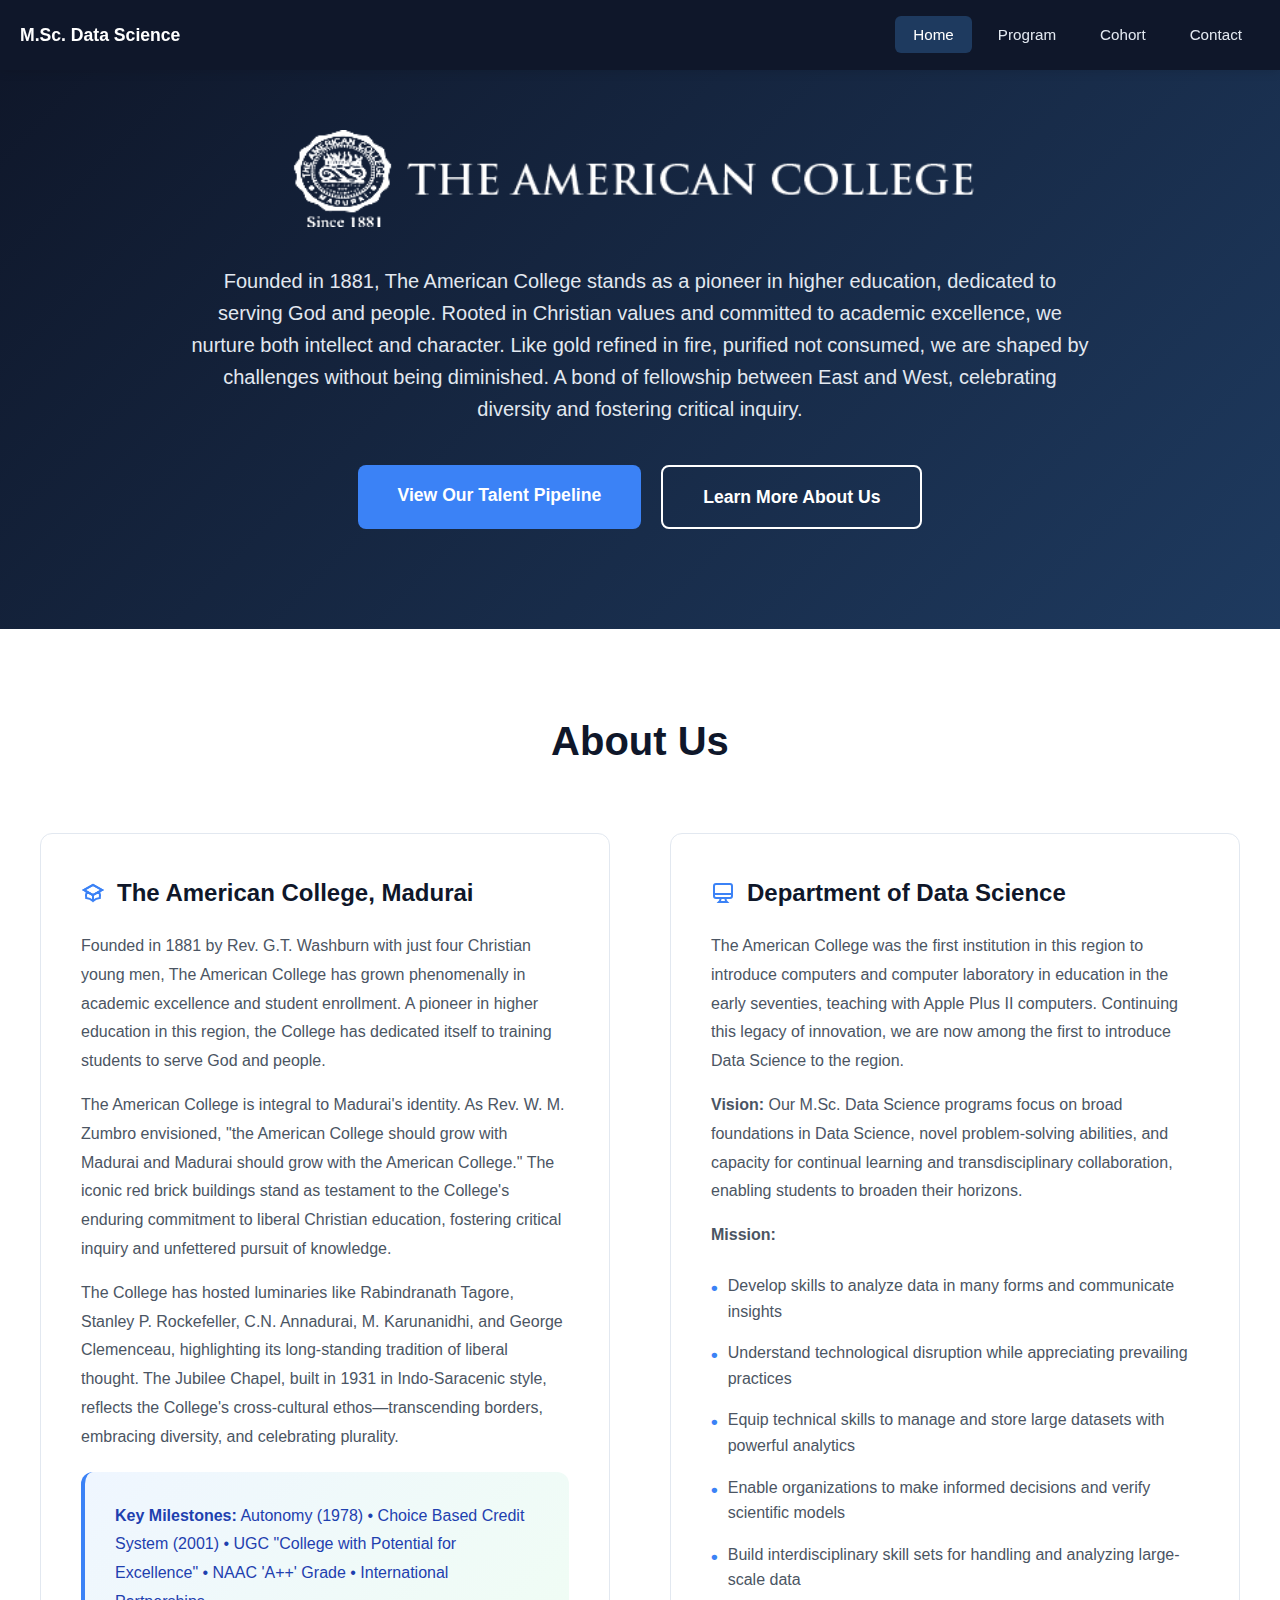
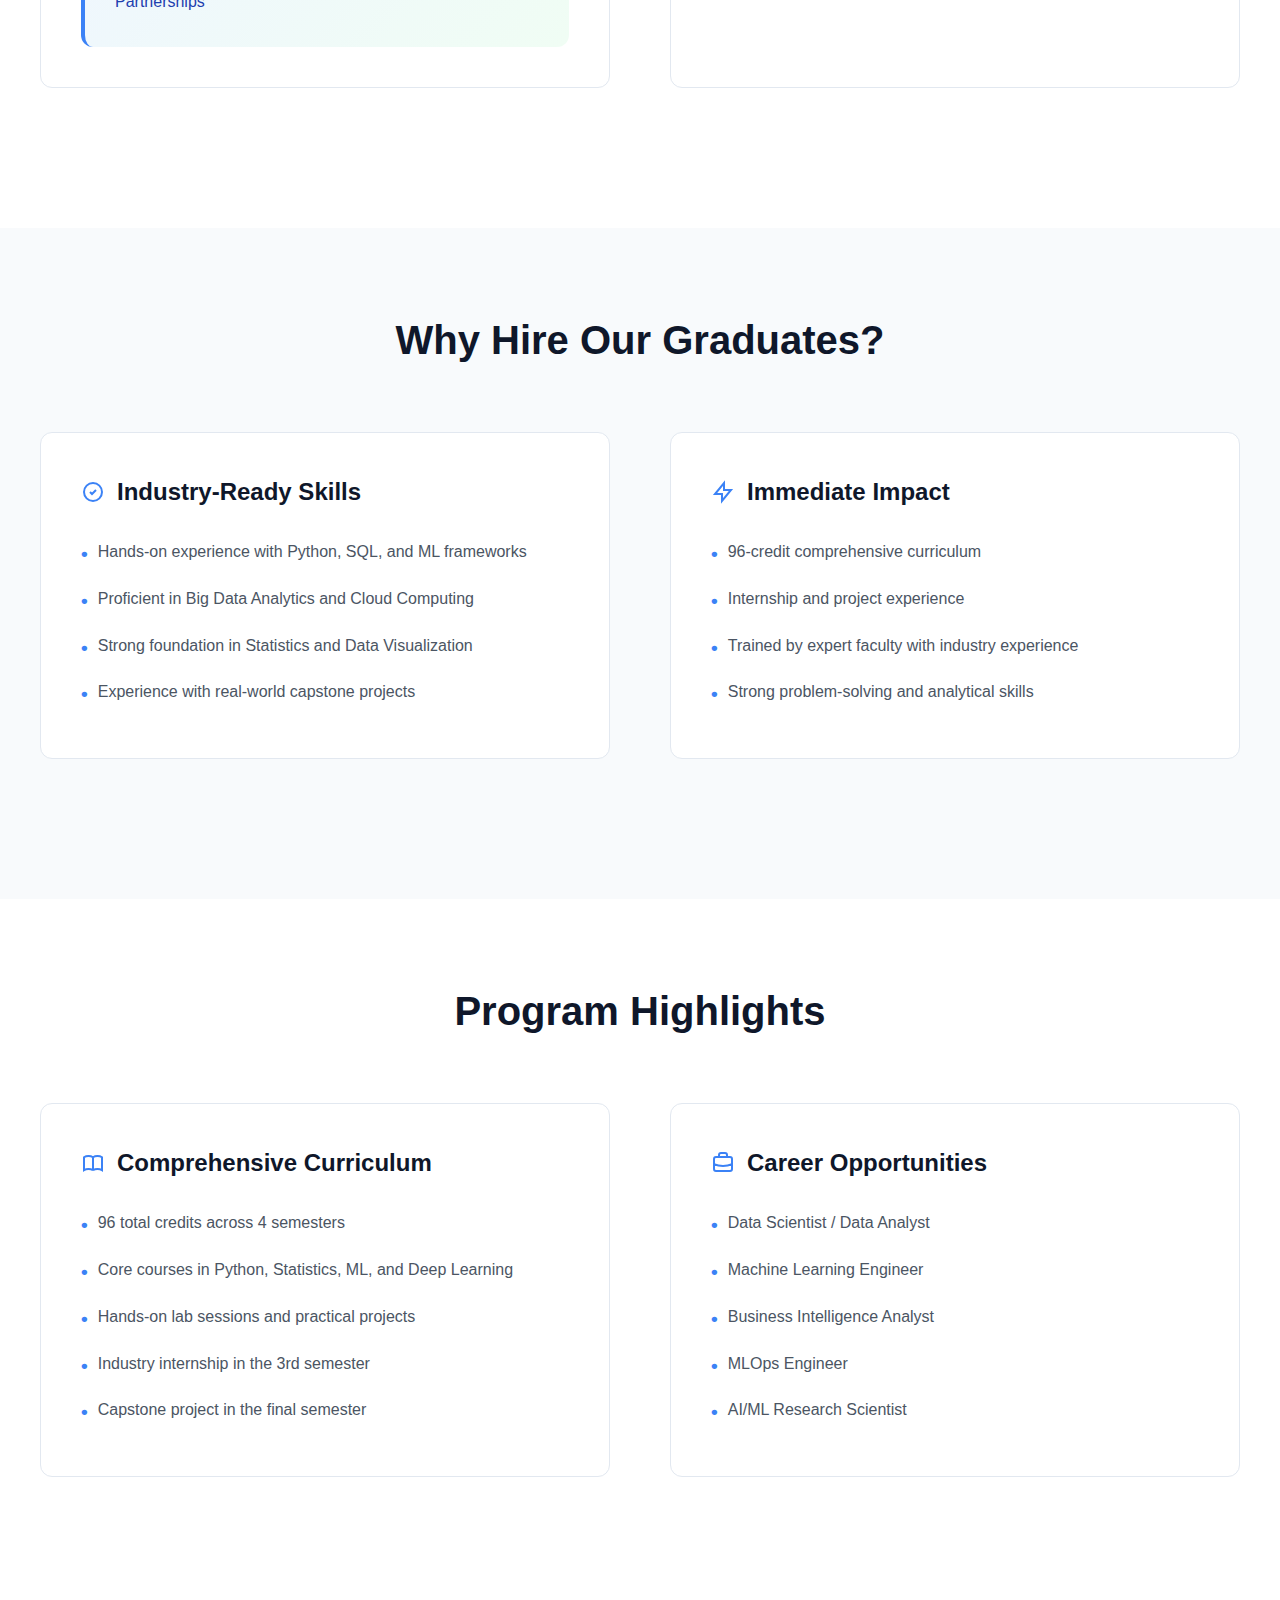
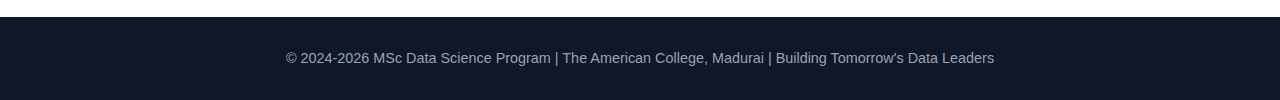
<file: index.html>
<!DOCTYPE html>
<html lang="en">
<head>
    <meta charset="UTF-8">
    <meta name="viewport" content="width=device-width, initial-scale=1.0">
    <title>MSc Data Science Graduates | The American College, Madurai</title>
    <link rel="stylesheet" href="css/styles.css">
</head>
<body>
    <!-- Navigation -->
    <div id="navbar-placeholder"></div>

    <!-- Hero Section -->
    <section class="hero">
        <div class="hero-content">
            <img src="assets/amc/amc_logo.png" alt="The American College Logo" class="college-logo">
            <p>Founded in 1881, The American College stands as a pioneer in higher education, dedicated to serving God and people. Rooted in Christian values and committed to academic excellence, we nurture both intellect and character. Like gold refined in fire, purified not consumed, we are shaped by challenges without being diminished. A bond of fellowship between East and West, celebrating diversity and fostering critical inquiry.</p>
            <div class="cta-buttons">
                <a href="cohort.html" class="btn-primary">View Our Talent Pipeline</a>
                <a href="#about" class="btn-secondary">Learn More About Us</a>
            </div>
        </div>
    </section>

    <!-- About Section - College & Department -->
    <section class="about" id="about">
        <div class="about-container">
            <h2 class="section-title">About Us</h2>
            <div class="about-grid">
                <div class="about-card">
                    <h3>
                        <svg width="24" height="24" fill="none" stroke="#3b82f6" stroke-width="2" viewBox="0 0 24 24"><path d="M12 14l9-5-9-5-9 5 9 5z"/><path d="M12 14l6.16-3.422a12.083 12.083 0 01.665 6.479A11.952 11.952 0 0012 20.055a11.952 11.952 0 00-6.824-2.998 12.078 12.078 0 01.665-6.479L12 14z"/><path d="M12 14l9-5-9-5-9 5 9 5zm0 0v6"/></svg>
                        The American College, Madurai
                    </h3>
                    <p>Founded in 1881 by Rev. G.T. Washburn with just four Christian young men, The American College has grown phenomenally in academic excellence and student enrollment. A pioneer in higher education in this region, the College has dedicated itself to training students to serve God and people.</p>
                    <p>The American College is integral to Madurai's identity. As Rev. W. M. Zumbro envisioned, "the American College should grow with Madurai and Madurai should grow with the American College." The iconic red brick buildings stand as testament to the College's enduring commitment to liberal Christian education, fostering critical inquiry and unfettered pursuit of knowledge.</p>
                    <p>The College has hosted luminaries like Rabindranath Tagore, Stanley P. Rockefeller, C.N. Annadurai, M. Karunanidhi, and George Clemenceau, highlighting its long-standing tradition of liberal thought. The Jubilee Chapel, built in 1931 in Indo-Saracenic style, reflects the College's cross-cultural ethos—transcending borders, embracing diversity, and celebrating plurality.</p>
                    <div class="highlight-box">
                        <p><strong>Key Milestones:</strong> Autonomy (1978) • Choice Based Credit System (2001) • UGC "College with Potential for Excellence" • NAAC 'A++' Grade • International Partnerships</p>
                    </div>
                </div>
                <div class="about-card">
                    <h3>
                        <svg width="24" height="24" fill="none" stroke="#3b82f6" stroke-width="2" viewBox="0 0 24 24"><path d="M9.75 17L9 20l-1 1h8l-1-1-.75-3M3 13h18M5 17h14a2 2 0 002-2V5a2 2 0 00-2-2H5a2 2 0 00-2 2v10a2 2 0 002 2z"/></svg>
                        Department of Data Science
                    </h3>
                    <p>The American College was the first institution in this region to introduce computers and computer laboratory in education in the early seventies, teaching with Apple Plus II computers. Continuing this legacy of innovation, we are now among the first to introduce Data Science to the region.</p>
                    <p><strong>Vision:</strong> Our M.Sc. Data Science programs focus on broad foundations in Data Science, novel problem-solving abilities, and capacity for continual learning and transdisciplinary collaboration, enabling students to broaden their horizons.</p>
                    <p><strong>Mission:</strong></p>
                    <ul>
                        <li>Develop skills to analyze data in many forms and communicate insights</li>
                        <li>Understand technological disruption while appreciating prevailing practices</li>
                        <li>Equip technical skills to manage and store large datasets with powerful analytics</li>
                        <li>Enable organizations to make informed decisions and verify scientific models</li>
                        <li>Build interdisciplinary skill sets for handling and analyzing large-scale data</li>
                    </ul>
                </div>
            </div>
        </div>
    </section>

    <!-- Why Hire Our Graduates Section -->
    <section class="curriculum">
        <div class="curriculum-container">
            <h2 class="section-title">Why Hire Our Graduates?</h2>
            <div class="about-grid">
                <div class="about-card">
                    <h3>
                        <svg width="24" height="24" fill="none" stroke="#3b82f6" stroke-width="2" viewBox="0 0 24 24"><path d="M9 12l2 2 4-4m6 2a9 9 0 11-18 0 9 9 0 0118 0z"/></svg>
                        Industry-Ready Skills
                    </h3>
                    <ul>
                        <li>Hands-on experience with Python, SQL, and ML frameworks</li>
                        <li>Proficient in Big Data Analytics and Cloud Computing</li>
                        <li>Strong foundation in Statistics and Data Visualization</li>
                        <li>Experience with real-world capstone projects</li>
                    </ul>
                </div>
                <div class="about-card">
                    <h3>
                        <svg width="24" height="24" fill="none" stroke="#3b82f6" stroke-width="2" viewBox="0 0 24 24"><path d="M13 10V3L4 14h7v7l9-11h-7z"/></svg>
                        Immediate Impact
                    </h3>
                    <ul>
                        <li>96-credit comprehensive curriculum</li>
                        <li>Internship and project experience</li>
                        <li>Trained by expert faculty with industry experience</li>
                        <li>Strong problem-solving and analytical skills</li>
                    </ul>
                </div>
            </div>
        </div>
    </section>

    <!-- Program Highlights Section -->
    <section class="about">
        <div class="about-container">
            <h2 class="section-title">Program Highlights</h2>
            <div class="about-grid">
                <div class="about-card">
                    <h3>
                        <svg width="24" height="24" fill="none" stroke="#3b82f6" stroke-width="2" viewBox="0 0 24 24"><path d="M12 6.253v13m0-13C10.832 5.477 9.246 5 7.5 5S4.168 5.477 3 6.253v13C4.168 18.477 5.754 18 7.5 18s3.332.477 4.5 1.253m0-13C13.168 5.477 14.754 5 16.5 5c1.747 0 3.332.477 4.5 1.253v13C19.832 18.477 18.247 18 16.5 18c-1.746 0-3.332.477-4.5 1.253"/></svg>
                        Comprehensive Curriculum
                    </h3>
                    <ul>
                        <li>96 total credits across 4 semesters</li>
                        <li>Core courses in Python, Statistics, ML, and Deep Learning</li>
                        <li>Hands-on lab sessions and practical projects</li>
                        <li>Industry internship in the 3rd semester</li>
                        <li>Capstone project in the final semester</li>
                    </ul>
                </div>
                <div class="about-card">
                    <h3>
                        <svg width="24" height="24" fill="none" stroke="#3b82f6" stroke-width="2" viewBox="0 0 24 24"><path d="M21 13.255A23.931 23.931 0 0112 15c-3.183 0-6.22-.62-9-1.745M16 6V4a2 2 0 00-2-2h-4a2 2 0 00-2 2v2m4 6h.01M5 20h14a2 2 0 002-2V8a2 2 0 00-2-2H5a2 2 0 00-2 2v10a2 2 0 002 2z"/></svg>
                        Career Opportunities
                    </h3>
                    <ul>
                        <li>Data Scientist / Data Analyst</li>
                        <li>Machine Learning Engineer</li>
                        <li>Business Intelligence Analyst</li>
                        <li>MLOps Engineer</li>
                        <li>AI/ML Research Scientist</li>
                    </ul>
                </div>
            </div>
        </div>
    </section>

    <!-- Footer -->
    <div id="footer-placeholder"></div>

    <script src="js/main.js"></script>
</body>
</html>
</file>
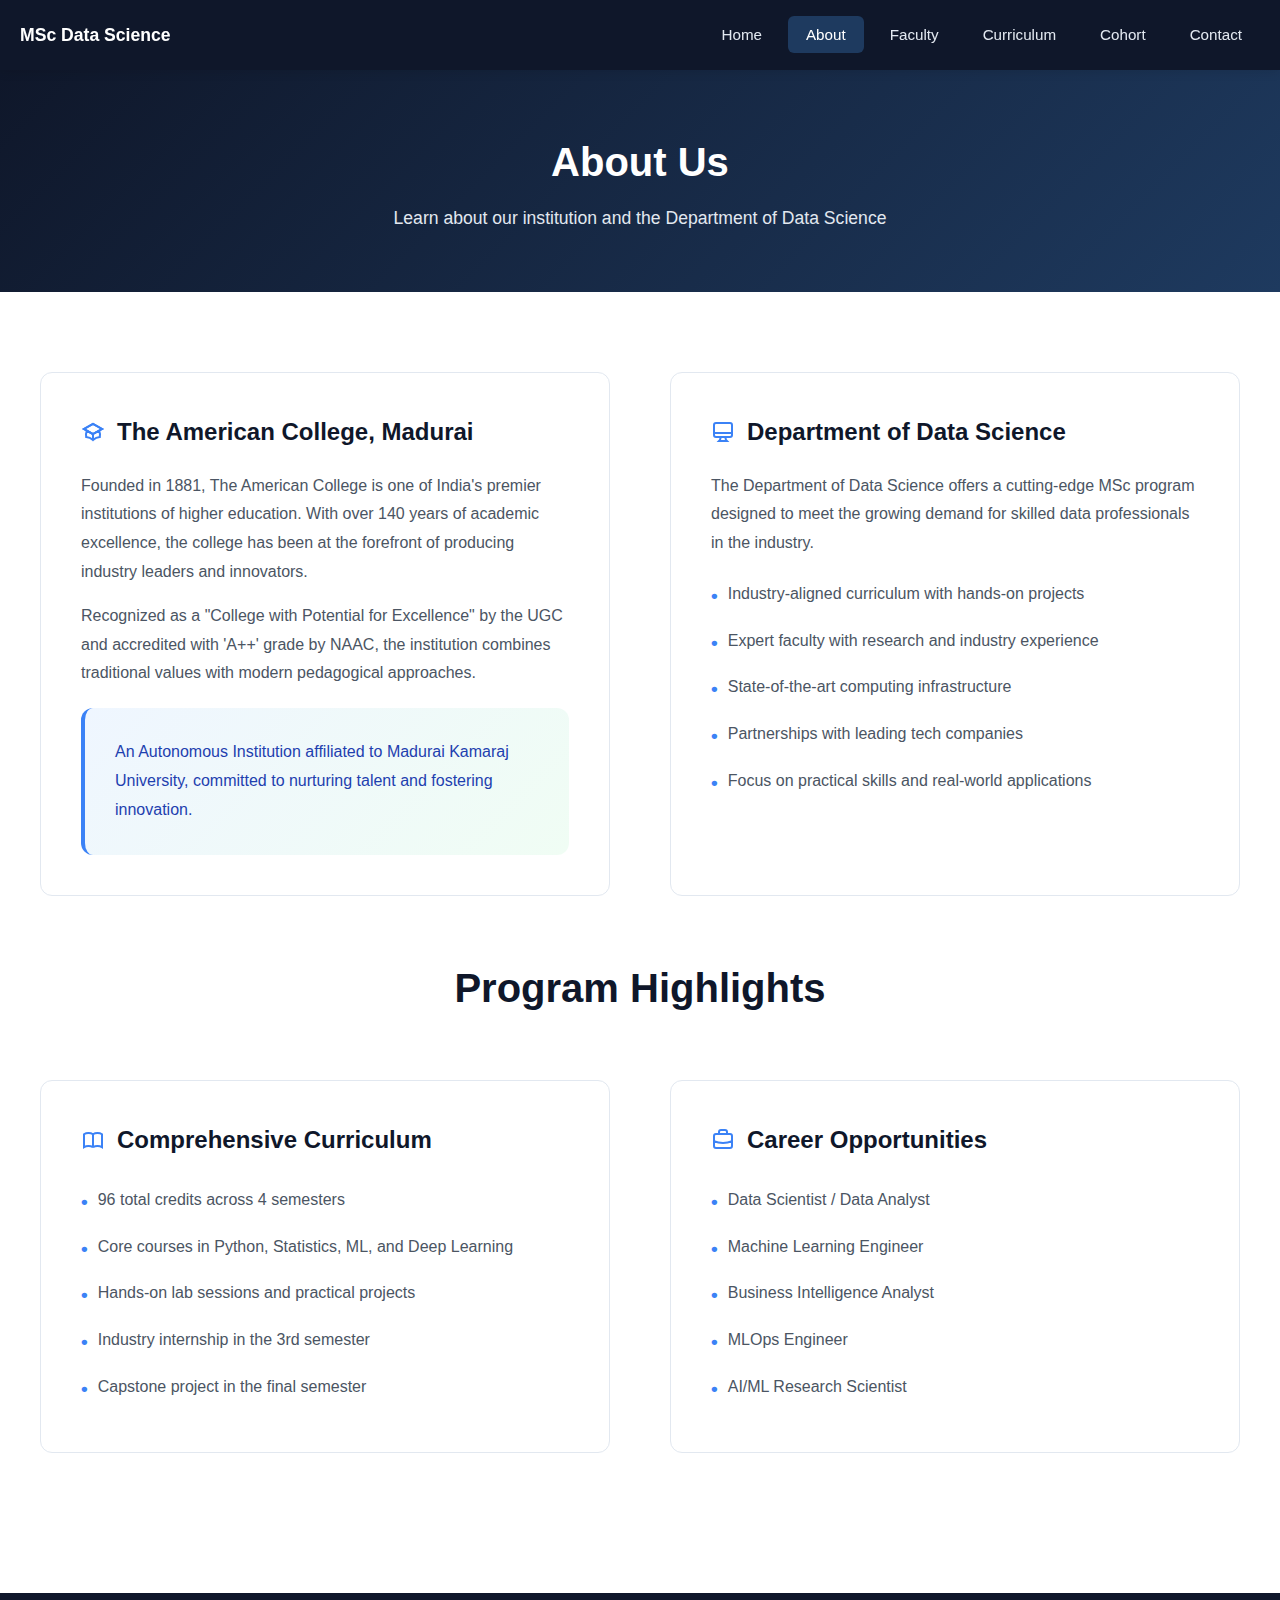
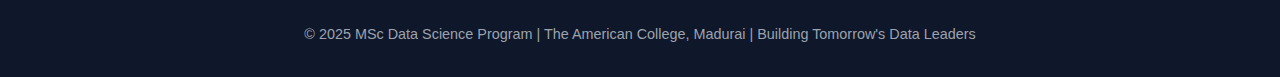
<file: about.html>
<!DOCTYPE html>
<html lang="en">
<head>
    <meta charset="UTF-8">
    <meta name="viewport" content="width=device-width, initial-scale=1.0">
    <title>About Us | MSc Data Science - The American College, Madurai</title>
    <link rel="stylesheet" href="css/styles.css">
</head>
<body>
    <!-- Navigation -->
    <nav class="navbar">
        <div class="nav-container">
            <a href="index.html" class="nav-logo">
                <span>MSc Data Science</span>
            </a>
            <ul class="nav-links">
                <li><a href="index.html">Home</a></li>
                <li><a href="about.html" class="active">About</a></li>
                <li><a href="faculty.html">Faculty</a></li>
                <li><a href="curriculum.html">Curriculum</a></li>
                <li><a href="cohort.html">Cohort</a></li>
                <li><a href="contact.html">Contact</a></li>
            </ul>
            <div class="nav-toggle" onclick="toggleNav()">
                <span></span>
                <span></span>
                <span></span>
            </div>
        </div>
    </nav>

    <!-- Page Header -->
    <section class="page-header">
        <h1>About Us</h1>
        <p>Learn about our institution and the Department of Data Science</p>
    </section>

    <!-- About Section -->
    <section class="about">
        <div class="about-container">
            <div class="about-grid">
                <div class="about-card">
                    <h3>
                        <svg width="24" height="24" fill="none" stroke="#3b82f6" stroke-width="2" viewBox="0 0 24 24"><path d="M12 14l9-5-9-5-9 5 9 5z"/><path d="M12 14l6.16-3.422a12.083 12.083 0 01.665 6.479A11.952 11.952 0 0012 20.055a11.952 11.952 0 00-6.824-2.998 12.078 12.078 0 01.665-6.479L12 14z"/><path d="M12 14l9-5-9-5-9 5 9 5zm0 0v6"/></svg>
                        The American College, Madurai
                    </h3>
                    <p>Founded in 1881, The American College is one of India's premier institutions of higher education. With over 140 years of academic excellence, the college has been at the forefront of producing industry leaders and innovators.</p>
                    <p>Recognized as a "College with Potential for Excellence" by the UGC and accredited with 'A++' grade by NAAC, the institution combines traditional values with modern pedagogical approaches.</p>
                    <div class="highlight-box">
                        <p>An Autonomous Institution affiliated to Madurai Kamaraj University, committed to nurturing talent and fostering innovation.</p>
                    </div>
                </div>
                <div class="about-card">
                    <h3>
                        <svg width="24" height="24" fill="none" stroke="#3b82f6" stroke-width="2" viewBox="0 0 24 24"><path d="M9.75 17L9 20l-1 1h8l-1-1-.75-3M3 13h18M5 17h14a2 2 0 002-2V5a2 2 0 00-2-2H5a2 2 0 00-2 2v10a2 2 0 002 2z"/></svg>
                        Department of Data Science
                    </h3>
                    <p>The Department of Data Science offers a cutting-edge MSc program designed to meet the growing demand for skilled data professionals in the industry.</p>
                    <ul>
                        <li>Industry-aligned curriculum with hands-on projects</li>
                        <li>Expert faculty with research and industry experience</li>
                        <li>State-of-the-art computing infrastructure</li>
                        <li>Partnerships with leading tech companies</li>
                        <li>Focus on practical skills and real-world applications</li>
                    </ul>
                </div>
            </div>

            <!-- Program Highlights -->
            <h2 class="section-title">Program Highlights</h2>
            <div class="about-grid">
                <div class="about-card">
                    <h3>
                        <svg width="24" height="24" fill="none" stroke="#3b82f6" stroke-width="2" viewBox="0 0 24 24"><path d="M12 6.253v13m0-13C10.832 5.477 9.246 5 7.5 5S4.168 5.477 3 6.253v13C4.168 18.477 5.754 18 7.5 18s3.332.477 4.5 1.253m0-13C13.168 5.477 14.754 5 16.5 5c1.747 0 3.332.477 4.5 1.253v13C19.832 18.477 18.247 18 16.5 18c-1.746 0-3.332.477-4.5 1.253"/></svg>
                        Comprehensive Curriculum
                    </h3>
                    <ul>
                        <li>96 total credits across 4 semesters</li>
                        <li>Core courses in Python, Statistics, ML, and Deep Learning</li>
                        <li>Hands-on lab sessions and practical projects</li>
                        <li>Industry internship in the 3rd semester</li>
                        <li>Capstone project in the final semester</li>
                    </ul>
                </div>
                <div class="about-card">
                    <h3>
                        <svg width="24" height="24" fill="none" stroke="#3b82f6" stroke-width="2" viewBox="0 0 24 24"><path d="M21 13.255A23.931 23.931 0 0112 15c-3.183 0-6.22-.62-9-1.745M16 6V4a2 2 0 00-2-2h-4a2 2 0 00-2 2v2m4 6h.01M5 20h14a2 2 0 002-2V8a2 2 0 00-2-2H5a2 2 0 00-2 2v10a2 2 0 002 2z"/></svg>
                        Career Opportunities
                    </h3>
                    <ul>
                        <li>Data Scientist / Data Analyst</li>
                        <li>Machine Learning Engineer</li>
                        <li>Business Intelligence Analyst</li>
                        <li>MLOps Engineer</li>
                        <li>AI/ML Research Scientist</li>
                    </ul>
                </div>
            </div>
        </div>
    </section>

    <!-- Footer -->
    <footer class="footer">
        <p>&copy; 2025 MSc Data Science Program | The American College, Madurai | Building Tomorrow's Data Leaders</p>
    </footer>

    <script src="js/main.js"></script>
</body>
</html>
</file>
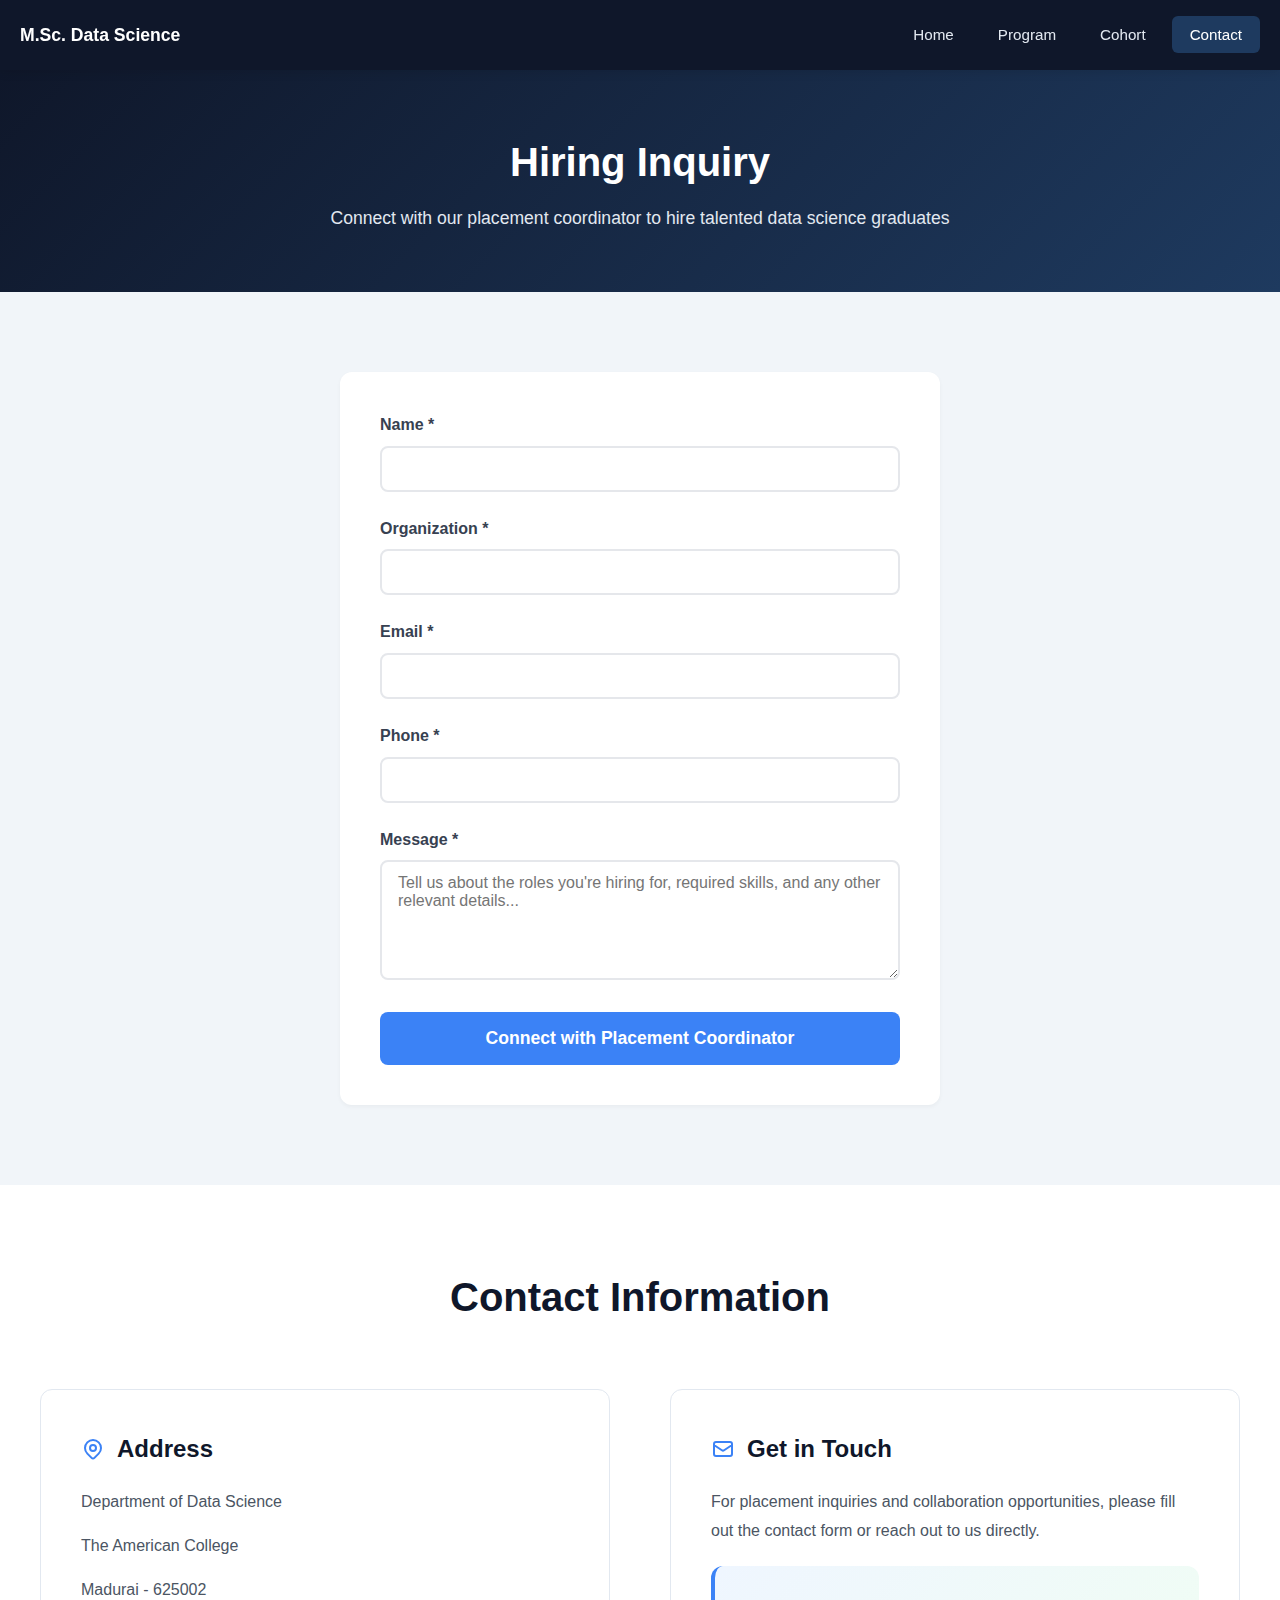
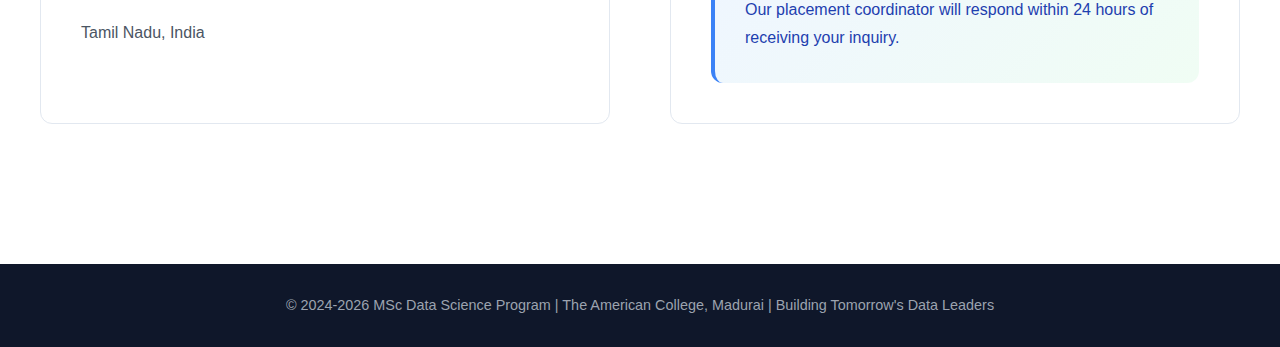
<file: contact.html>
<!DOCTYPE html>
<html lang="en">
<head>
    <meta charset="UTF-8">
    <meta name="viewport" content="width=device-width, initial-scale=1.0">
    <title>Contact | MSc Data Science - The American College, Madurai</title>
    <link rel="stylesheet" href="css/styles.css">
</head>
<body>
    <!-- Navigation -->
    <div id="navbar-placeholder"></div>

    <!-- Page Header -->
    <section class="page-header">
        <h1>Hiring Inquiry</h1>
        <p>Connect with our placement coordinator to hire talented data science graduates</p>
    </section>

    <!-- Contact Section -->
    <section class="contact">
        <div class="contact-container">
            <form class="contact-form">
                <input type="hidden" name="access_key" value="e3958b29-811a-4476-a4cc-8c0eecc5e0b5">
                <div class="form-group">
                    <label for="name">Name *</label>
                    <input type="text" id="name" name="name" required>
                </div>
                <div class="form-group">
                    <label for="organization">Organization *</label>
                    <input type="text" id="organization" name="organization" required>
                </div>
                <div class="form-group">
                    <label for="email">Email *</label>
                    <input type="email" id="email" name="email" required>
                </div>
                <div class="form-group">
                    <label for="phone">Phone *</label>
                    <input type="tel" id="phone" name="phone" required>
                </div>
                <div class="form-group">
                    <label for="message">Message *</label>
                    <textarea id="message" name="message" required placeholder="Tell us about the roles you're hiring for, required skills, and any other relevant details..."></textarea>
                </div>
                <button type="submit" class="btn-submit">Connect with Placement Coordinator</button>
            </form>
        </div>
    </section>

    <!-- Contact Info -->
    <section class="about">
        <div class="about-container">
            <h2 class="section-title">Contact Information</h2>
            <div class="about-grid">
                <div class="about-card">
                    <h3>
                        <svg width="24" height="24" fill="none" stroke="#3b82f6" stroke-width="2" viewBox="0 0 24 24"><path d="M17.657 16.657L13.414 20.9a1.998 1.998 0 01-2.827 0l-4.244-4.243a8 8 0 1111.314 0z"/><path d="M15 11a3 3 0 11-6 0 3 3 0 016 0z"/></svg>
                        Address
                    </h3>
                    <p>Department of Data Science</p>
                    <p>The American College</p>
                    <p>Madurai - 625002</p>
                    <p>Tamil Nadu, India</p>
                </div>
                <div class="about-card">
                    <h3>
                        <svg width="24" height="24" fill="none" stroke="#3b82f6" stroke-width="2" viewBox="0 0 24 24"><path d="M3 8l7.89 5.26a2 2 0 002.22 0L21 8M5 19h14a2 2 0 002-2V7a2 2 0 00-2-2H5a2 2 0 00-2 2v10a2 2 0 002 2z"/></svg>
                        Get in Touch
                    </h3>
                    <p>For placement inquiries and collaboration opportunities, please fill out the contact form or reach out to us directly.</p>
                    <div class="highlight-box">
                        <p>Our placement coordinator will respond within 24 hours of receiving your inquiry.</p>
                    </div>
                </div>
            </div>
        </div>
    </section>

    <!-- Footer -->
    <div id="footer-placeholder"></div>

    <script src="js/main.js"></script>
</body>
</html>
</file>
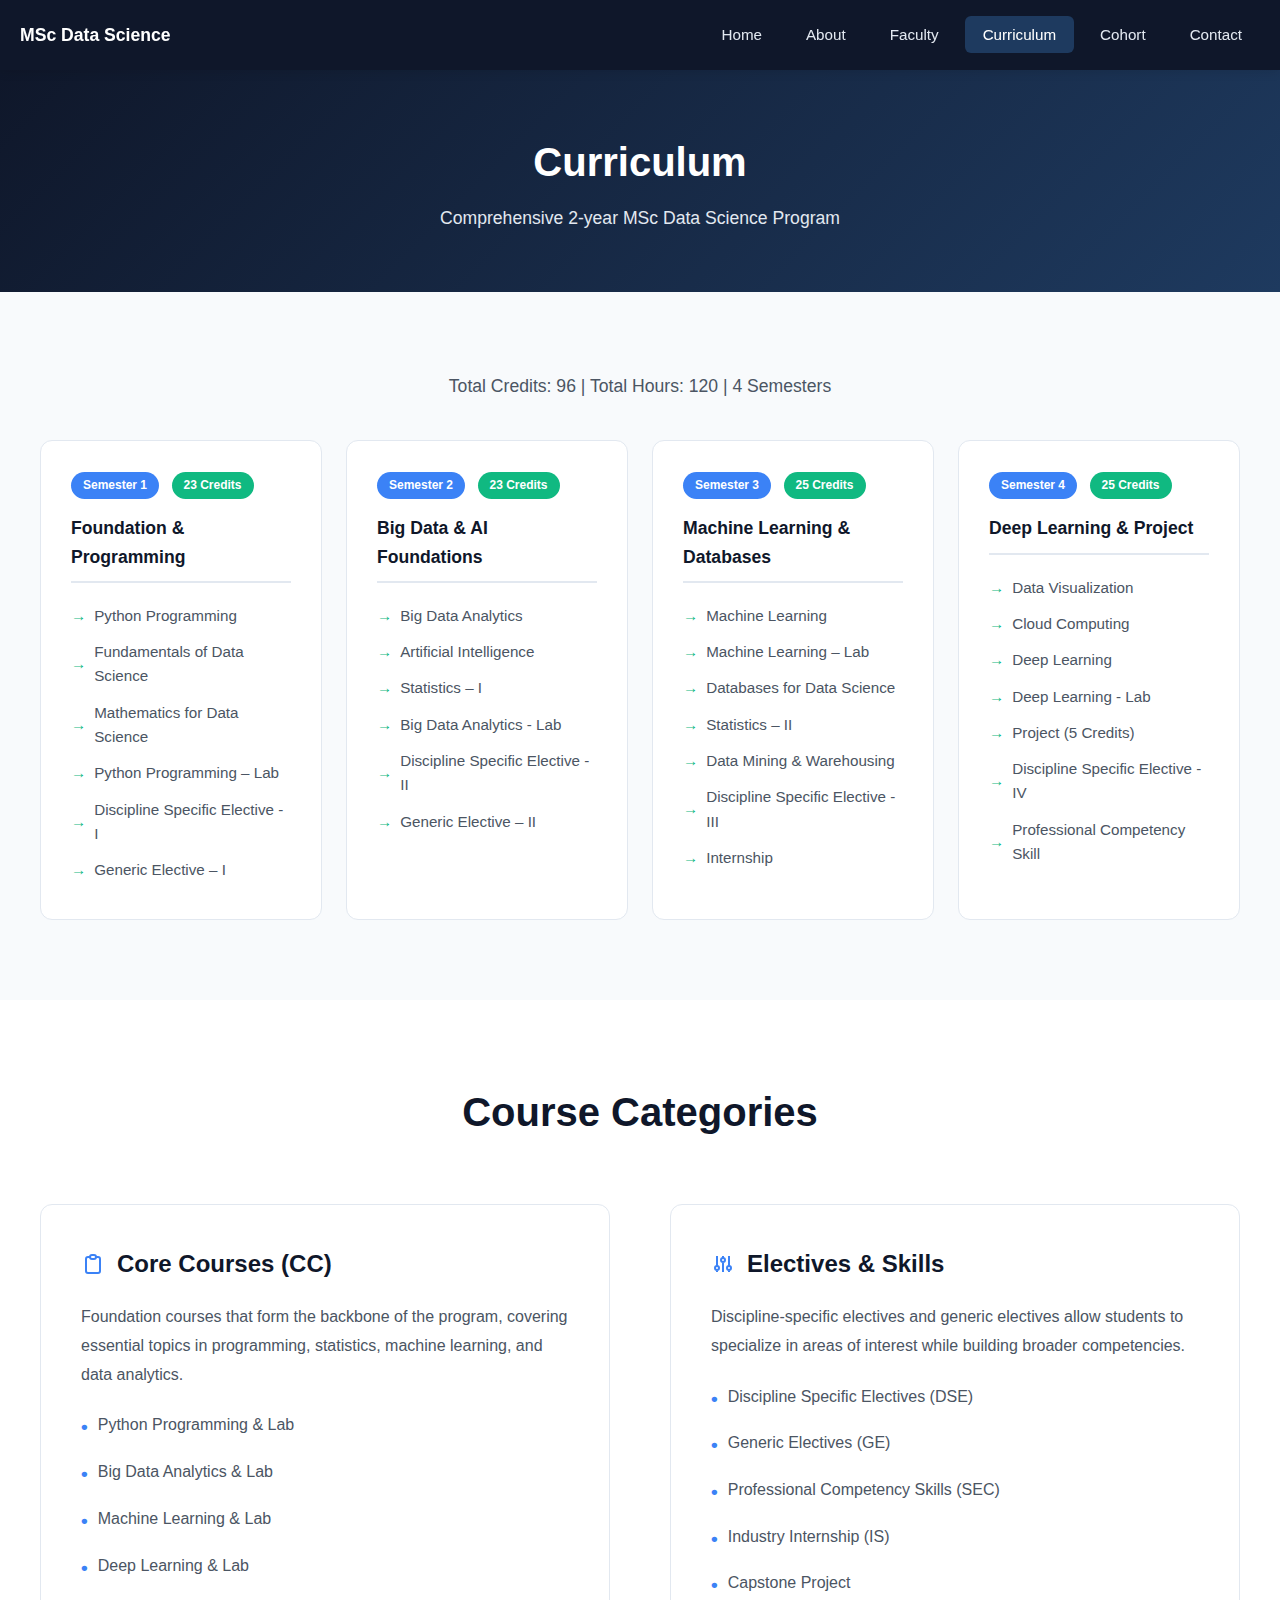
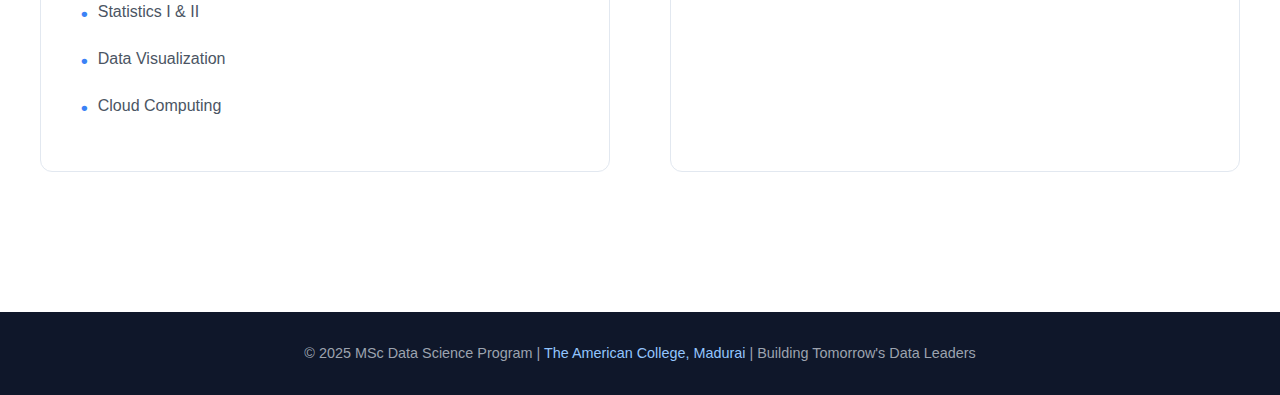
<file: curriculum.html>
<!DOCTYPE html>
<html lang="en">
<head>
    <meta charset="UTF-8">
    <meta name="viewport" content="width=device-width, initial-scale=1.0">
    <title>Curriculum | MSc Data Science - The American College, Madurai</title>
    <link rel="stylesheet" href="css/styles.css">
</head>
<body>
    <!-- Navigation -->
    <nav class="navbar">
        <div class="nav-container">
            <a href="index.html" class="nav-logo">
                <span>MSc Data Science</span>
            </a>
            <ul class="nav-links">
                <li><a href="index.html">Home</a></li>
                <li><a href="about.html">About</a></li>
                <li><a href="faculty.html">Faculty</a></li>
                <li><a href="curriculum.html" class="active">Curriculum</a></li>
                <li><a href="cohort.html">Cohort</a></li>
                <li><a href="contact.html">Contact</a></li>
            </ul>
            <div class="nav-toggle" onclick="toggleNav()">
                <span></span>
                <span></span>
                <span></span>
            </div>
        </div>
    </nav>

    <!-- Page Header -->
    <section class="page-header">
        <h1>Curriculum</h1>
        <p>Comprehensive 2-year MSc Data Science Program</p>
    </section>

    <!-- Curriculum Section -->
    <section class="curriculum">
        <div class="curriculum-container">
            <p class="curriculum-summary">Total Credits: 96 | Total Hours: 120 | 4 Semesters</p>

            <div class="curriculum-grid">
                <div class="curriculum-card">
                    <span class="semester-badge">Semester 1</span>
                    <span class="credits-badge">23 Credits</span>
                    <h4>Foundation & Programming</h4>
                    <ul>
                        <li>Python Programming</li>
                        <li>Fundamentals of Data Science</li>
                        <li>Mathematics for Data Science</li>
                        <li>Python Programming – Lab</li>
                        <li>Discipline Specific Elective - I</li>
                        <li>Generic Elective – I</li>
                    </ul>
                </div>
                <div class="curriculum-card">
                    <span class="semester-badge">Semester 2</span>
                    <span class="credits-badge">23 Credits</span>
                    <h4>Big Data & AI Foundations</h4>
                    <ul>
                        <li>Big Data Analytics</li>
                        <li>Artificial Intelligence</li>
                        <li>Statistics – I</li>
                        <li>Big Data Analytics - Lab</li>
                        <li>Discipline Specific Elective - II</li>
                        <li>Generic Elective – II</li>
                    </ul>
                </div>
                <div class="curriculum-card">
                    <span class="semester-badge">Semester 3</span>
                    <span class="credits-badge">25 Credits</span>
                    <h4>Machine Learning & Databases</h4>
                    <ul>
                        <li>Machine Learning</li>
                        <li>Machine Learning – Lab</li>
                        <li>Databases for Data Science</li>
                        <li>Statistics – II</li>
                        <li>Data Mining & Warehousing</li>
                        <li>Discipline Specific Elective - III</li>
                        <li>Internship</li>
                    </ul>
                </div>
                <div class="curriculum-card">
                    <span class="semester-badge">Semester 4</span>
                    <span class="credits-badge">25 Credits</span>
                    <h4>Deep Learning & Project</h4>
                    <ul>
                        <li>Data Visualization</li>
                        <li>Cloud Computing</li>
                        <li>Deep Learning</li>
                        <li>Deep Learning - Lab</li>
                        <li>Project (5 Credits)</li>
                        <li>Discipline Specific Elective - IV</li>
                        <li>Professional Competency Skill</li>
                    </ul>
                </div>
            </div>
        </div>
    </section>

    <!-- Course Categories -->
    <section class="about">
        <div class="about-container">
            <h2 class="section-title">Course Categories</h2>
            <div class="about-grid">
                <div class="about-card">
                    <h3>
                        <svg width="24" height="24" fill="none" stroke="#3b82f6" stroke-width="2" viewBox="0 0 24 24"><path d="M9 5H7a2 2 0 00-2 2v12a2 2 0 002 2h10a2 2 0 002-2V7a2 2 0 00-2-2h-2M9 5a2 2 0 002 2h2a2 2 0 002-2M9 5a2 2 0 012-2h2a2 2 0 012 2"/></svg>
                        Core Courses (CC)
                    </h3>
                    <p>Foundation courses that form the backbone of the program, covering essential topics in programming, statistics, machine learning, and data analytics.</p>
                    <ul>
                        <li>Python Programming & Lab</li>
                        <li>Big Data Analytics & Lab</li>
                        <li>Machine Learning & Lab</li>
                        <li>Deep Learning & Lab</li>
                        <li>Statistics I & II</li>
                        <li>Data Visualization</li>
                        <li>Cloud Computing</li>
                    </ul>
                </div>
                <div class="about-card">
                    <h3>
                        <svg width="24" height="24" fill="none" stroke="#3b82f6" stroke-width="2" viewBox="0 0 24 24"><path d="M12 6V4m0 2a2 2 0 100 4m0-4a2 2 0 110 4m-6 8a2 2 0 100-4m0 4a2 2 0 110-4m0 4v2m0-6V4m6 6v10m6-2a2 2 0 100-4m0 4a2 2 0 110-4m0 4v2m0-6V4"/></svg>
                        Electives & Skills
                    </h3>
                    <p>Discipline-specific electives and generic electives allow students to specialize in areas of interest while building broader competencies.</p>
                    <ul>
                        <li>Discipline Specific Electives (DSE)</li>
                        <li>Generic Electives (GE)</li>
                        <li>Professional Competency Skills (SEC)</li>
                        <li>Industry Internship (IS)</li>
                        <li>Capstone Project</li>
                    </ul>
                </div>
            </div>
        </div>
    </section>

    <!-- Footer -->
    <footer class="footer">
        <p>&copy; 2025 MSc Data Science Program | <a href="about.html">The American College, Madurai</a> | Building Tomorrow's Data Leaders</p>
    </footer>

    <script src="js/main.js"></script>
</body>
</html>
</file>
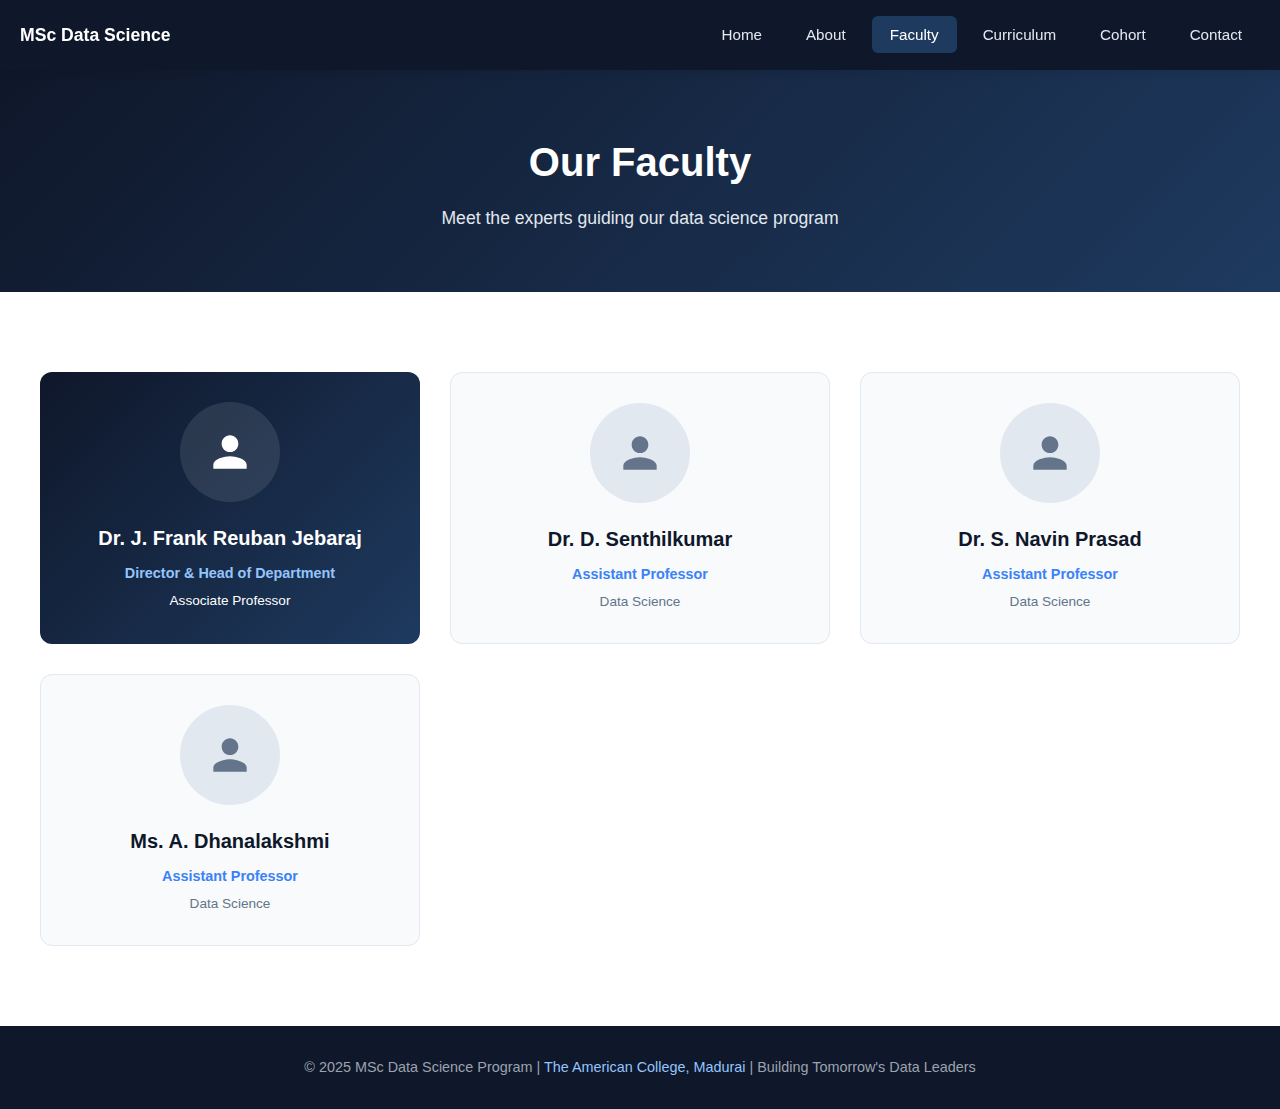
<file: faculty.html>
<!DOCTYPE html>
<html lang="en">
<head>
    <meta charset="UTF-8">
    <meta name="viewport" content="width=device-width, initial-scale=1.0">
    <title>Faculty | MSc Data Science - The American College, Madurai</title>
    <link rel="stylesheet" href="css/styles.css">
</head>
<body>
    <!-- Navigation -->
    <nav class="navbar">
        <div class="nav-container">
            <a href="index.html" class="nav-logo">
                <span>MSc Data Science</span>
            </a>
            <ul class="nav-links">
                <li><a href="index.html">Home</a></li>
                <li><a href="about.html">About</a></li>
                <li><a href="faculty.html" class="active">Faculty</a></li>
                <li><a href="curriculum.html">Curriculum</a></li>
                <li><a href="cohort.html">Cohort</a></li>
                <li><a href="contact.html">Contact</a></li>
            </ul>
            <div class="nav-toggle" onclick="toggleNav()">
                <span></span>
                <span></span>
                <span></span>
            </div>
        </div>
    </nav>

    <!-- Page Header -->
    <section class="page-header">
        <h1>Our Faculty</h1>
        <p>Meet the experts guiding our data science program</p>
    </section>

    <!-- Faculty Section -->
    <section class="faculty">
        <div class="faculty-container">
            <div class="faculty-grid">
                <div class="faculty-card director">
                    <div class="faculty-avatar">
                        <svg width="50" height="50" fill="currentColor" viewBox="0 0 24 24"><path d="M12 12c2.21 0 4-1.79 4-4s-1.79-4-4-4-4 1.79-4 4 1.79 4 4 4zm0 2c-2.67 0-8 1.34-8 4v2h16v-2c0-2.66-5.33-4-8-4z"/></svg>
                    </div>
                    <h3>Dr. J. Frank Reuban Jebaraj</h3>
                    <div class="faculty-role">Director & Head of Department</div>
                    <div class="faculty-title">Associate Professor</div>
                </div>
                <div class="faculty-card">
                    <div class="faculty-avatar">
                        <svg width="50" height="50" fill="currentColor" viewBox="0 0 24 24"><path d="M12 12c2.21 0 4-1.79 4-4s-1.79-4-4-4-4 1.79-4 4 1.79 4 4 4zm0 2c-2.67 0-8 1.34-8 4v2h16v-2c0-2.66-5.33-4-8-4z"/></svg>
                    </div>
                    <h3>Dr. D. Senthilkumar</h3>
                    <div class="faculty-role">Assistant Professor</div>
                    <div class="faculty-title">Data Science</div>
                </div>
                <div class="faculty-card">
                    <div class="faculty-avatar">
                        <svg width="50" height="50" fill="currentColor" viewBox="0 0 24 24"><path d="M12 12c2.21 0 4-1.79 4-4s-1.79-4-4-4-4 1.79-4 4 1.79 4 4 4zm0 2c-2.67 0-8 1.34-8 4v2h16v-2c0-2.66-5.33-4-8-4z"/></svg>
                    </div>
                    <h3>Dr. S. Navin Prasad</h3>
                    <div class="faculty-role">Assistant Professor</div>
                    <div class="faculty-title">Data Science</div>
                </div>
                <div class="faculty-card">
                    <div class="faculty-avatar">
                        <svg width="50" height="50" fill="currentColor" viewBox="0 0 24 24"><path d="M12 12c2.21 0 4-1.79 4-4s-1.79-4-4-4-4 1.79-4 4 1.79 4 4 4zm0 2c-2.67 0-8 1.34-8 4v2h16v-2c0-2.66-5.33-4-8-4z"/></svg>
                    </div>
                    <h3>Ms. A. Dhanalakshmi</h3>
                    <div class="faculty-role">Assistant Professor</div>
                    <div class="faculty-title">Data Science</div>
                </div>
            </div>
        </div>
    </section>

    <!-- Footer -->
    <footer class="footer">
        <p>&copy; 2025 MSc Data Science Program | <a href="about.html">The American College, Madurai</a> | Building Tomorrow's Data Leaders</p>
    </footer>

    <script src="js/main.js"></script>
</body>
</html>
</file>
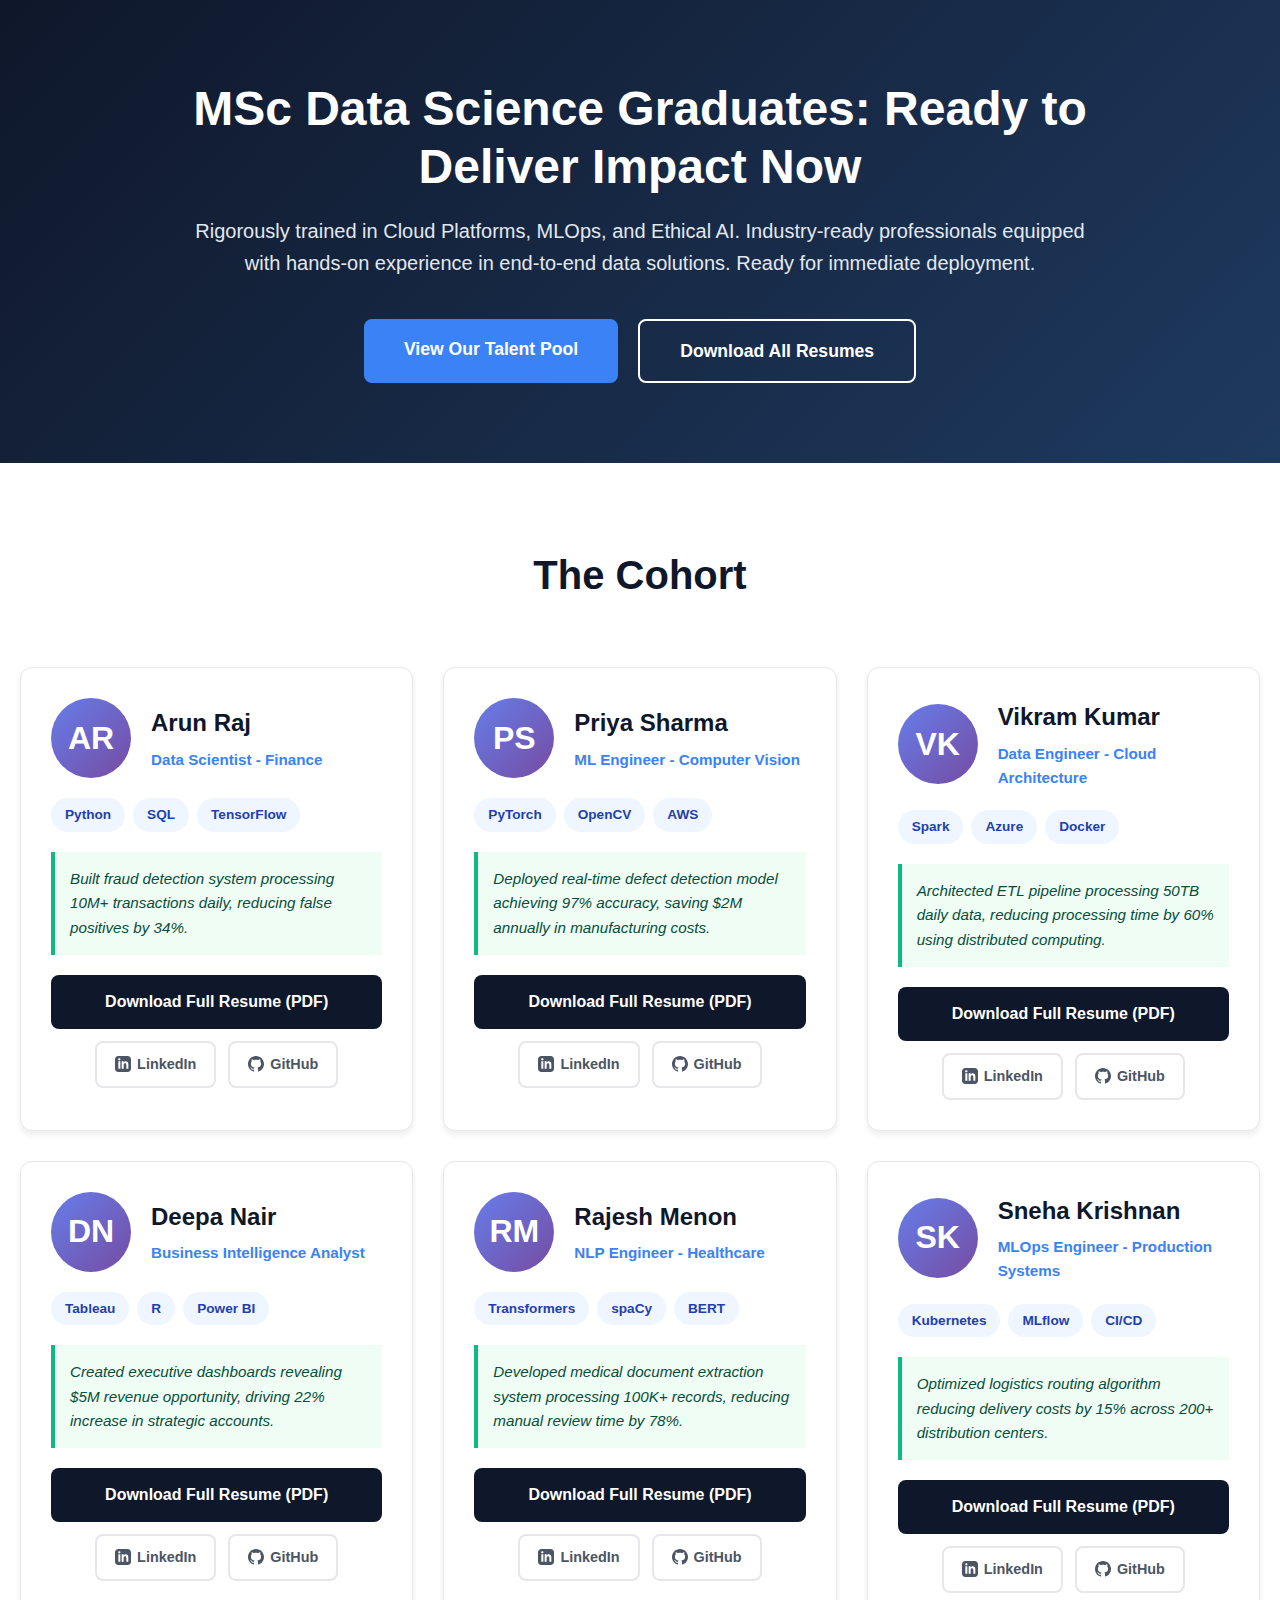
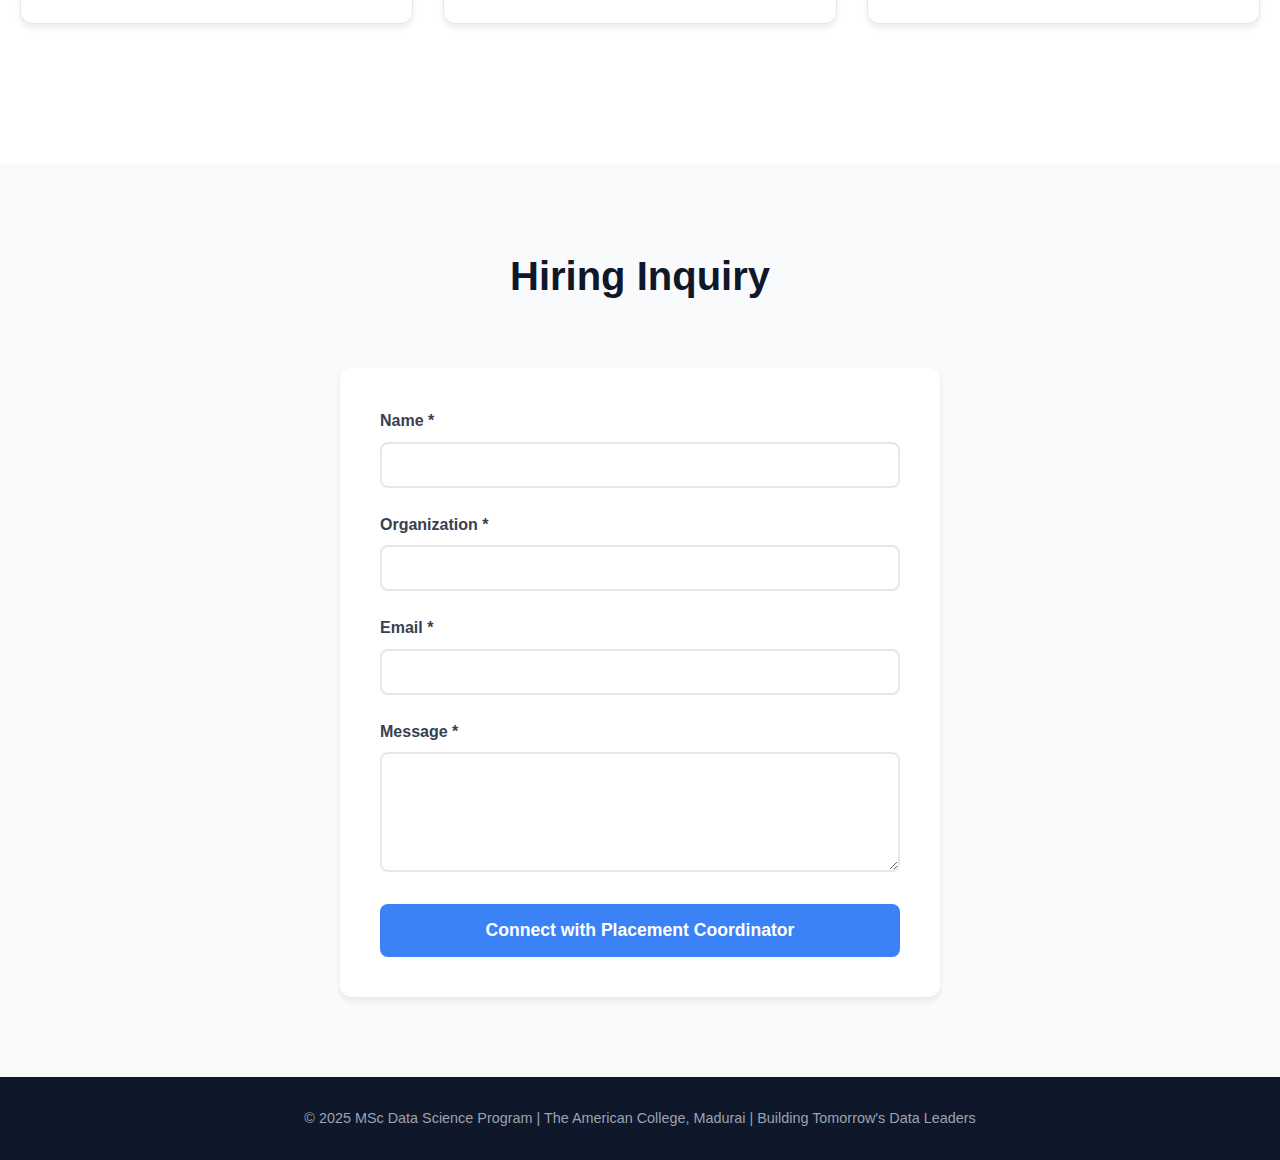
<file: msc-datascience-portfolio.html>
<!DOCTYPE html>
<html lang="en">
<head>
    <meta charset="UTF-8">
    <meta name="viewport" content="width=device-width, initial-scale=1.0">
    <title>MSc Data Science Graduates | The American College, Madurai</title>
    <style>
        * {
            margin: 0;
            padding: 0;
            box-sizing: border-box;
        }

        body {
            font-family: -apple-system, BlinkMacSystemFont, 'Segoe UI', 'Roboto', 'Helvetica', 'Arial', sans-serif;
            line-height: 1.6;
            color: #1a1a1a;
            background: #ffffff;
        }

        /* Hero Section */
        .hero {
            background: linear-gradient(135deg, #0f172a 0%, #1e3a5f 100%);
            color: #ffffff;
            padding: 80px 20px;
            text-align: center;
        }

        .hero-content {
            max-width: 900px;
            margin: 0 auto;
        }

        .hero h1 {
            font-size: 3rem;
            font-weight: 700;
            margin-bottom: 20px;
            line-height: 1.2;
        }

        .hero p {
            font-size: 1.25rem;
            margin-bottom: 40px;
            color: #e2e8f0;
            line-height: 1.6;
        }

        .cta-buttons {
            display: flex;
            gap: 20px;
            justify-content: center;
            flex-wrap: wrap;
        }

        .btn-primary {
            background: #3b82f6;
            color: #ffffff;
            padding: 16px 40px;
            text-decoration: none;
            border-radius: 8px;
            font-weight: 600;
            font-size: 1.1rem;
            transition: all 0.3s ease;
            border: none;
            cursor: pointer;
        }

        .btn-primary:hover {
            background: #2563eb;
            transform: translateY(-2px);
            box-shadow: 0 10px 25px rgba(59, 130, 246, 0.3);
        }

        .btn-secondary {
            background: transparent;
            color: #ffffff;
            padding: 16px 40px;
            text-decoration: none;
            border-radius: 8px;
            font-weight: 600;
            font-size: 1.1rem;
            border: 2px solid #ffffff;
            transition: all 0.3s ease;
            cursor: pointer;
        }

        .btn-secondary:hover {
            background: #ffffff;
            color: #0f172a;
        }

        /* Cohort Section */
        .cohort {
            max-width: 1400px;
            margin: 0 auto;
            padding: 80px 20px;
        }

        .section-title {
            text-align: center;
            font-size: 2.5rem;
            font-weight: 700;
            margin-bottom: 60px;
            color: #0f172a;
        }

        .cards-grid {
            display: grid;
            grid-template-columns: repeat(auto-fit, minmax(350px, 1fr));
            gap: 30px;
            margin-bottom: 60px;
        }

        .student-card {
            background: #ffffff;
            border-radius: 12px;
            padding: 30px;
            box-shadow: 0 4px 6px rgba(0, 0, 0, 0.07);
            transition: all 0.3s ease;
            border: 1px solid #e5e7eb;
        }

        .student-card:hover {
            transform: translateY(-5px);
            box-shadow: 0 12px 24px rgba(0, 0, 0, 0.12);
        }

        .card-header {
            display: flex;
            align-items: center;
            gap: 20px;
            margin-bottom: 20px;
        }

        .student-photo {
            width: 80px;
            height: 80px;
            border-radius: 50%;
            background: linear-gradient(135deg, #667eea 0%, #764ba2 100%);
            display: flex;
            align-items: center;
            justify-content: center;
            color: #ffffff;
            font-size: 2rem;
            font-weight: 700;
            flex-shrink: 0;
        }

        .student-info h3 {
            font-size: 1.5rem;
            font-weight: 700;
            color: #0f172a;
            margin-bottom: 5px;
        }

        .specialization {
            font-size: 0.95rem;
            color: #3b82f6;
            font-weight: 600;
        }

        .skills {
            display: flex;
            flex-wrap: wrap;
            gap: 8px;
            margin-bottom: 20px;
        }

        .skill-tag {
            background: #eff6ff;
            color: #1e40af;
            padding: 6px 14px;
            border-radius: 20px;
            font-size: 0.85rem;
            font-weight: 600;
        }

        .impact {
            background: #f0fdf4;
            border-left: 4px solid #10b981;
            padding: 15px;
            margin-bottom: 20px;
            font-size: 0.95rem;
            color: #064e3b;
            font-style: italic;
        }

        .card-actions {
            display: flex;
            flex-direction: column;
            gap: 12px;
        }

        .btn-resume {
            background: #0f172a;
            color: #ffffff;
            padding: 14px 20px;
            text-decoration: none;
            border-radius: 8px;
            font-weight: 600;
            text-align: center;
            transition: all 0.3s ease;
            font-size: 1rem;
        }

        .btn-resume:hover {
            background: #1e3a5f;
            transform: scale(1.02);
        }

        .social-links {
            display: flex;
            gap: 12px;
            justify-content: center;
        }

        .social-link {
            display: inline-flex;
            align-items: center;
            gap: 6px;
            padding: 10px 18px;
            border: 2px solid #e5e7eb;
            border-radius: 8px;
            text-decoration: none;
            color: #4b5563;
            font-weight: 600;
            font-size: 0.9rem;
            transition: all 0.3s ease;
        }

        .social-link:hover {
            border-color: #3b82f6;
            color: #3b82f6;
            background: #eff6ff;
        }

        /* Contact Section */
        .contact {
            background: #f9fafb;
            padding: 80px 20px;
        }

        .contact-container {
            max-width: 600px;
            margin: 0 auto;
        }

        .contact-form {
            background: #ffffff;
            padding: 40px;
            border-radius: 12px;
            box-shadow: 0 4px 6px rgba(0, 0, 0, 0.07);
        }

        .form-group {
            margin-bottom: 24px;
        }

        .form-group label {
            display: block;
            margin-bottom: 8px;
            font-weight: 600;
            color: #374151;
        }

        .form-group input,
        .form-group textarea {
            width: 100%;
            padding: 12px 16px;
            border: 2px solid #e5e7eb;
            border-radius: 8px;
            font-size: 1rem;
            transition: all 0.3s ease;
            font-family: inherit;
        }

        .form-group input:focus,
        .form-group textarea:focus {
            outline: none;
            border-color: #3b82f6;
            box-shadow: 0 0 0 3px rgba(59, 130, 246, 0.1);
        }

        .form-group textarea {
            resize: vertical;
            min-height: 120px;
        }

        .btn-submit {
            width: 100%;
            background: #3b82f6;
            color: #ffffff;
            padding: 16px;
            border: none;
            border-radius: 8px;
            font-weight: 600;
            font-size: 1.1rem;
            cursor: pointer;
            transition: all 0.3s ease;
        }

        .btn-submit:hover {
            background: #2563eb;
            transform: translateY(-2px);
            box-shadow: 0 6px 20px rgba(59, 130, 246, 0.3);
        }

        /* Footer */
        .footer {
            background: #0f172a;
            color: #9ca3af;
            text-align: center;
            padding: 30px 20px;
            font-size: 0.9rem;
        }

        /* Responsive */
        @media (max-width: 768px) {
            .hero h1 {
                font-size: 2rem;
            }

            .hero p {
                font-size: 1.1rem;
            }

            .cards-grid {
                grid-template-columns: 1fr;
            }

            .section-title {
                font-size: 2rem;
            }

            .cta-buttons {
                flex-direction: column;
            }

            .btn-primary,
            .btn-secondary {
                width: 100%;
            }
        }
    </style>
</head>
<body>
    <!-- Hero Section -->
    <section class="hero" id="home">
        <div class="hero-content">
            <h1>MSc Data Science Graduates: Ready to Deliver Impact Now</h1>
            <p>Rigorously trained in Cloud Platforms, MLOps, and Ethical AI. Industry-ready professionals equipped with hands-on experience in end-to-end data solutions. Ready for immediate deployment.</p>
            <div class="cta-buttons">
                <a href="#cohort" class="btn-primary">View Our Talent Pool</a>
                <a href="#" class="btn-secondary" onclick="downloadAllResumes(event)">Download All Resumes</a>
            </div>
        </div>
    </section>

    <!-- Cohort Section -->
    <section class="cohort" id="cohort">
        <h2 class="section-title">The Cohort</h2>
        <div class="cards-grid">
            
            <!-- Student Card 1 -->
            <div class="student-card">
                <div class="card-header">
                    <div class="student-photo">AR</div>
                    <div class="student-info">
                        <h3>Arun Raj</h3>
                        <div class="specialization">Data Scientist - Finance</div>
                    </div>
                </div>
                <div class="skills">
                    <span class="skill-tag">Python</span>
                    <span class="skill-tag">SQL</span>
                    <span class="skill-tag">TensorFlow</span>
                </div>
                <div class="impact">
                    Built fraud detection system processing 10M+ transactions daily, reducing false positives by 34%.
                </div>
                <div class="card-actions">
                    <a href="#" class="btn-resume" onclick="downloadResume(event, 'arun-raj')">Download Full Resume (PDF)</a>
                    <div class="social-links">
                        <a href="#" class="social-link">
                            <svg width="16" height="16" fill="currentColor" viewBox="0 0 24 24"><path d="M19 0h-14c-2.761 0-5 2.239-5 5v14c0 2.761 2.239 5 5 5h14c2.762 0 5-2.239 5-5v-14c0-2.761-2.238-5-5-5zm-11 19h-3v-11h3v11zm-1.5-12.268c-.966 0-1.75-.79-1.75-1.764s.784-1.764 1.75-1.764 1.75.79 1.75 1.764-.783 1.764-1.75 1.764zm13.5 12.268h-3v-5.604c0-3.368-4-3.113-4 0v5.604h-3v-11h3v1.765c1.396-2.586 7-2.777 7 2.476v6.759z"/></svg>
                            LinkedIn
                        </a>
                        <a href="#" class="social-link">
                            <svg width="16" height="16" fill="currentColor" viewBox="0 0 24 24"><path d="M12 0c-6.626 0-12 5.373-12 12 0 5.302 3.438 9.8 8.207 11.387.599.111.793-.261.793-.577v-2.234c-3.338.726-4.033-1.416-4.033-1.416-.546-1.387-1.333-1.756-1.333-1.756-1.089-.745.083-.729.083-.729 1.205.084 1.839 1.237 1.839 1.237 1.07 1.834 2.807 1.304 3.492.997.107-.775.418-1.305.762-1.604-2.665-.305-5.467-1.334-5.467-5.931 0-1.311.469-2.381 1.236-3.221-.124-.303-.535-1.524.117-3.176 0 0 1.008-.322 3.301 1.23.957-.266 1.983-.399 3.003-.404 1.02.005 2.047.138 3.006.404 2.291-1.552 3.297-1.23 3.297-1.23.653 1.653.242 2.874.118 3.176.77.84 1.235 1.911 1.235 3.221 0 4.609-2.807 5.624-5.479 5.921.43.372.823 1.102.823 2.222v3.293c0 .319.192.694.801.576 4.765-1.589 8.199-6.086 8.199-11.386 0-6.627-5.373-12-12-12z"/></svg>
                            GitHub
                        </a>
                    </div>
                </div>
            </div>

            <!-- Student Card 2 -->
            <div class="student-card">
                <div class="card-header">
                    <div class="student-photo">PS</div>
                    <div class="student-info">
                        <h3>Priya Sharma</h3>
                        <div class="specialization">ML Engineer - Computer Vision</div>
                    </div>
                </div>
                <div class="skills">
                    <span class="skill-tag">PyTorch</span>
                    <span class="skill-tag">OpenCV</span>
                    <span class="skill-tag">AWS</span>
                </div>
                <div class="impact">
                    Deployed real-time defect detection model achieving 97% accuracy, saving $2M annually in manufacturing costs.
                </div>
                <div class="card-actions">
                    <a href="#" class="btn-resume" onclick="downloadResume(event, 'priya-sharma')">Download Full Resume (PDF)</a>
                    <div class="social-links">
                        <a href="#" class="social-link">
                            <svg width="16" height="16" fill="currentColor" viewBox="0 0 24 24"><path d="M19 0h-14c-2.761 0-5 2.239-5 5v14c0 2.761 2.239 5 5 5h14c2.762 0 5-2.239 5-5v-14c0-2.761-2.238-5-5-5zm-11 19h-3v-11h3v11zm-1.5-12.268c-.966 0-1.75-.79-1.75-1.764s.784-1.764 1.75-1.764 1.75.79 1.75 1.764-.783 1.764-1.75 1.764zm13.5 12.268h-3v-5.604c0-3.368-4-3.113-4 0v5.604h-3v-11h3v1.765c1.396-2.586 7-2.777 7 2.476v6.759z"/></svg>
                            LinkedIn
                        </a>
                        <a href="#" class="social-link">
                            <svg width="16" height="16" fill="currentColor" viewBox="0 0 24 24"><path d="M12 0c-6.626 0-12 5.373-12 12 0 5.302 3.438 9.8 8.207 11.387.599.111.793-.261.793-.577v-2.234c-3.338.726-4.033-1.416-4.033-1.416-.546-1.387-1.333-1.756-1.333-1.756-1.089-.745.083-.729.083-.729 1.205.084 1.839 1.237 1.839 1.237 1.07 1.834 2.807 1.304 3.492.997.107-.775.418-1.305.762-1.604-2.665-.305-5.467-1.334-5.467-5.931 0-1.311.469-2.381 1.236-3.221-.124-.303-.535-1.524.117-3.176 0 0 1.008-.322 3.301 1.23.957-.266 1.983-.399 3.003-.404 1.02.005 2.047.138 3.006.404 2.291-1.552 3.297-1.23 3.297-1.23.653 1.653.242 2.874.118 3.176.77.84 1.235 1.911 1.235 3.221 0 4.609-2.807 5.624-5.479 5.921.43.372.823 1.102.823 2.222v3.293c0 .319.192.694.801.576 4.765-1.589 8.199-6.086 8.199-11.386 0-6.627-5.373-12-12-12z"/></svg>
                            GitHub
                        </a>
                    </div>
                </div>
            </div>

            <!-- Student Card 3 -->
            <div class="student-card">
                <div class="card-header">
                    <div class="student-photo">VK</div>
                    <div class="student-info">
                        <h3>Vikram Kumar</h3>
                        <div class="specialization">Data Engineer - Cloud Architecture</div>
                    </div>
                </div>
                <div class="skills">
                    <span class="skill-tag">Spark</span>
                    <span class="skill-tag">Azure</span>
                    <span class="skill-tag">Docker</span>
                </div>
                <div class="impact">
                    Architected ETL pipeline processing 50TB daily data, reducing processing time by 60% using distributed computing.
                </div>
                <div class="card-actions">
                    <a href="#" class="btn-resume" onclick="downloadResume(event, 'vikram-kumar')">Download Full Resume (PDF)</a>
                    <div class="social-links">
                        <a href="#" class="social-link">
                            <svg width="16" height="16" fill="currentColor" viewBox="0 0 24 24"><path d="M19 0h-14c-2.761 0-5 2.239-5 5v14c0 2.761 2.239 5 5 5h14c2.762 0 5-2.239 5-5v-14c0-2.761-2.238-5-5-5zm-11 19h-3v-11h3v11zm-1.5-12.268c-.966 0-1.75-.79-1.75-1.764s.784-1.764 1.75-1.764 1.75.79 1.75 1.764-.783 1.764-1.75 1.764zm13.5 12.268h-3v-5.604c0-3.368-4-3.113-4 0v5.604h-3v-11h3v1.765c1.396-2.586 7-2.777 7 2.476v6.759z"/></svg>
                            LinkedIn
                        </a>
                        <a href="#" class="social-link">
                            <svg width="16" height="16" fill="currentColor" viewBox="0 0 24 24"><path d="M12 0c-6.626 0-12 5.373-12 12 0 5.302 3.438 9.8 8.207 11.387.599.111.793-.261.793-.577v-2.234c-3.338.726-4.033-1.416-4.033-1.416-.546-1.387-1.333-1.756-1.333-1.756-1.089-.745.083-.729.083-.729 1.205.084 1.839 1.237 1.839 1.237 1.07 1.834 2.807 1.304 3.492.997.107-.775.418-1.305.762-1.604-2.665-.305-5.467-1.334-5.467-5.931 0-1.311.469-2.381 1.236-3.221-.124-.303-.535-1.524.117-3.176 0 0 1.008-.322 3.301 1.23.957-.266 1.983-.399 3.003-.404 1.02.005 2.047.138 3.006.404 2.291-1.552 3.297-1.23 3.297-1.23.653 1.653.242 2.874.118 3.176.77.84 1.235 1.911 1.235 3.221 0 4.609-2.807 5.624-5.479 5.921.43.372.823 1.102.823 2.222v3.293c0 .319.192.694.801.576 4.765-1.589 8.199-6.086 8.199-11.386 0-6.627-5.373-12-12-12z"/></svg>
                            GitHub
                        </a>
                    </div>
                </div>
            </div>

            <!-- Student Card 4 -->
            <div class="student-card">
                <div class="card-header">
                    <div class="student-photo">DN</div>
                    <div class="student-info">
                        <h3>Deepa Nair</h3>
                        <div class="specialization">Business Intelligence Analyst</div>
                    </div>
                </div>
                <div class="skills">
                    <span class="skill-tag">Tableau</span>
                    <span class="skill-tag">R</span>
                    <span class="skill-tag">Power BI</span>
                </div>
                <div class="impact">
                    Created executive dashboards revealing $5M revenue opportunity, driving 22% increase in strategic accounts.
                </div>
                <div class="card-actions">
                    <a href="#" class="btn-resume" onclick="downloadResume(event, 'deepa-nair')">Download Full Resume (PDF)</a>
                    <div class="social-links">
                        <a href="#" class="social-link">
                            <svg width="16" height="16" fill="currentColor" viewBox="0 0 24 24"><path d="M19 0h-14c-2.761 0-5 2.239-5 5v14c0 2.761 2.239 5 5 5h14c2.762 0 5-2.239 5-5v-14c0-2.761-2.238-5-5-5zm-11 19h-3v-11h3v11zm-1.5-12.268c-.966 0-1.75-.79-1.75-1.764s.784-1.764 1.75-1.764 1.75.79 1.75 1.764-.783 1.764-1.75 1.764zm13.5 12.268h-3v-5.604c0-3.368-4-3.113-4 0v5.604h-3v-11h3v1.765c1.396-2.586 7-2.777 7 2.476v6.759z"/></svg>
                            LinkedIn
                        </a>
                        <a href="#" class="social-link">
                            <svg width="16" height="16" fill="currentColor" viewBox="0 0 24 24"><path d="M12 0c-6.626 0-12 5.373-12 12 0 5.302 3.438 9.8 8.207 11.387.599.111.793-.261.793-.577v-2.234c-3.338.726-4.033-1.416-4.033-1.416-.546-1.387-1.333-1.756-1.333-1.756-1.089-.745.083-.729.083-.729 1.205.084 1.839 1.237 1.839 1.237 1.07 1.834 2.807 1.304 3.492.997.107-.775.418-1.305.762-1.604-2.665-.305-5.467-1.334-5.467-5.931 0-1.311.469-2.381 1.236-3.221-.124-.303-.535-1.524.117-3.176 0 0 1.008-.322 3.301 1.23.957-.266 1.983-.399 3.003-.404 1.02.005 2.047.138 3.006.404 2.291-1.552 3.297-1.23 3.297-1.23.653 1.653.242 2.874.118 3.176.77.84 1.235 1.911 1.235 3.221 0 4.609-2.807 5.624-5.479 5.921.43.372.823 1.102.823 2.222v3.293c0 .319.192.694.801.576 4.765-1.589 8.199-6.086 8.199-11.386 0-6.627-5.373-12-12-12z"/></svg>
                            GitHub
                        </a>
                    </div>
                </div>
            </div>

            <!-- Student Card 5 -->
            <div class="student-card">
                <div class="card-header">
                    <div class="student-photo">RM</div>
                    <div class="student-info">
                        <h3>Rajesh Menon</h3>
                        <div class="specialization">NLP Engineer - Healthcare</div>
                    </div>
                </div>
                <div class="skills">
                    <span class="skill-tag">Transformers</span>
                    <span class="skill-tag">spaCy</span>
                    <span class="skill-tag">BERT</span>
                </div>
                <div class="impact">
                    Developed medical document extraction system processing 100K+ records, reducing manual review time by 78%.
                </div>
                <div class="card-actions">
                    <a href="#" class="btn-resume" onclick="downloadResume(event, 'rajesh-menon')">Download Full Resume (PDF)</a>
                    <div class="social-links">
                        <a href="#" class="social-link">
                            <svg width="16" height="16" fill="currentColor" viewBox="0 0 24 24"><path d="M19 0h-14c-2.761 0-5 2.239-5 5v14c0 2.761 2.239 5 5 5h14c2.762 0 5-2.239 5-5v-14c0-2.761-2.238-5-5-5zm-11 19h-3v-11h3v11zm-1.5-12.268c-.966 0-1.75-.79-1.75-1.764s.784-1.764 1.75-1.764 1.75.79 1.75 1.764-.783 1.764-1.75 1.764zm13.5 12.268h-3v-5.604c0-3.368-4-3.113-4 0v5.604h-3v-11h3v1.765c1.396-2.586 7-2.777 7 2.476v6.759z"/></svg>
                            LinkedIn
                        </a>
                        <a href="#" class="social-link">
                            <svg width="16" height="16" fill="currentColor" viewBox="0 0 24 24"><path d="M12 0c-6.626 0-12 5.373-12 12 0 5.302 3.438 9.8 8.207 11.387.599.111.793-.261.793-.577v-2.234c-3.338.726-4.033-1.416-4.033-1.416-.546-1.387-1.333-1.756-1.333-1.756-1.089-.745.083-.729.083-.729 1.205.084 1.839 1.237 1.839 1.237 1.07 1.834 2.807 1.304 3.492.997.107-.775.418-1.305.762-1.604-2.665-.305-5.467-1.334-5.467-5.931 0-1.311.469-2.381 1.236-3.221-.124-.303-.535-1.524.117-3.176 0 0 1.008-.322 3.301 1.23.957-.266 1.983-.399 3.003-.404 1.02.005 2.047.138 3.006.404 2.291-1.552 3.297-1.23 3.297-1.23.653 1.653.242 2.874.118 3.176.77.84 1.235 1.911 1.235 3.221 0 4.609-2.807 5.624-5.479 5.921.43.372.823 1.102.823 2.222v3.293c0 .319.192.694.801.576 4.765-1.589 8.199-6.086 8.199-11.386 0-6.627-5.373-12-12-12z"/></svg>
                            GitHub
                        </a>
                    </div>
                </div>
            </div>

            <!-- Student Card 6 -->
            <div class="student-card">
                <div class="card-header">
                    <div class="student-photo">SK</div>
                    <div class="student-info">
                        <h3>Sneha Krishnan</h3>
                        <div class="specialization">MLOps Engineer - Production Systems</div>
                    </div>
                </div>
                <div class="skills">
                    <span class="skill-tag">Kubernetes</span>
                    <span class="skill-tag">MLflow</span>
                    <span class="skill-tag">CI/CD</span>
                </div>
                <div class="impact">
                    Optimized logistics routing algorithm reducing delivery costs by 15% across 200+ distribution centers.
                </div>
                <div class="card-actions">
                    <a href="#" class="btn-resume" onclick="downloadResume(event, 'sneha-krishnan')">Download Full Resume (PDF)</a>
                    <div class="social-links">
                        <a href="#" class="social-link">
                            <svg width="16" height="16" fill="currentColor" viewBox="0 0 24 24"><path d="M19 0h-14c-2.761 0-5 2.239-5 5v14c0 2.761 2.239 5 5 5h14c2.762 0 5-2.239 5-5v-14c0-2.761-2.238-5-5-5zm-11 19h-3v-11h3v11zm-1.5-12.268c-.966 0-1.75-.79-1.75-1.764s.784-1.764 1.75-1.764 1.75.79 1.75 1.764-.783 1.764-1.75 1.764zm13.5 12.268h-3v-5.604c0-3.368-4-3.113-4 0v5.604h-3v-11h3v1.765c1.396-2.586 7-2.777 7 2.476v6.759z"/></svg>
                            LinkedIn
                        </a>
                        <a href="#" class="social-link">
                            <svg width="16" height="16" fill="currentColor" viewBox="0 0 24 24"><path d="M12 0c-6.626 0-12 5.373-12 12 0 5.302 3.438 9.8 8.207 11.387.599.111.793-.261.793-.577v-2.234c-3.338.726-4.033-1.416-4.033-1.416-.546-1.387-1.333-1.756-1.333-1.756-1.089-.745.083-.729.083-.729 1.205.084 1.839 1.237 1.839 1.237 1.07 1.834 2.807 1.304 3.492.997.107-.775.418-1.305.762-1.604-2.665-.305-5.467-1.334-5.467-5.931 0-1.311.469-2.381 1.236-3.221-.124-.303-.535-1.524.117-3.176 0 0 1.008-.322 3.301 1.23.957-.266 1.983-.399 3.003-.404 1.02.005 2.047.138 3.006.404 2.291-1.552 3.297-1.23 3.297-1.23.653 1.653.242 2.874.118 3.176.77.84 1.235 1.911 1.235 3.221 0 4.609-2.807 5.624-5.479 5.921.43.372.823 1.102.823 2.222v3.293c0 .319.192.694.801.576 4.765-1.589 8.199-6.086 8.199-11.386 0-6.627-5.373-12-12-12z"/></svg>
                            GitHub
                        </a>
                    </div>
                </div>
            </div>

        </div>
    </section>

    <!-- Contact Section -->
    <section class="contact" id="contact">
        <div class="contact-container">
            <h2 class="section-title">Hiring Inquiry</h2>
            <form class="contact-form" onsubmit="handleSubmit(event)">
                <div class="form-group">
                    <label for="name">Name *</label>
                    <input type="text" id="name" name="name" required>
                </div>
                <div class="form-group">
                    <label for="organization">Organization *</label>
                    <input type="text" id="organization" name="organization" required>
                </div>
                <div class="form-group">
                    <label for="email">Email *</label>
                    <input type="email" id="email" name="email" required>
                </div>
                <div class="form-group">
                    <label for="message">Message *</label>
                    <textarea id="message" name="message" required></textarea>
                </div>
                <button type="submit" class="btn-submit">Connect with Placement Coordinator</button>
            </form>
        </div>
    </section>

    <!-- Footer -->
    <footer class="footer">
        <p>&copy; 2025 MSc Data Science Program | The American College, Madurai | Building Tomorrow's Data Leaders</p>
    </footer>

    <script>
        // Smooth scrolling for anchor links
        document.querySelectorAll('a[href^="#"]').forEach(anchor => {
            anchor.addEventListener('click', function (e) {
                const href = this.getAttribute('href');
                if (href !== '#') {
                    e.preventDefault();
                    document.querySelector(href).scrollIntoView({
                        behavior: 'smooth'
                    });
                }
            });
        });

        // Form submission handler
        function handleSubmit(event) {
            event.preventDefault();
            const form = event.target;
            const formData = new FormData(form);
            
            // Here you would typically send the data to your server
            console.log('Form submitted:', Object.fromEntries(formData));
            
            alert('Thank you for your interest! The placement coordinator will contact you within 24 hours.');
            form.reset();
        }

        // Download resume handler
        function downloadResume(event, studentName) {
            event.preventDefault();
            // In production, this would trigger actual PDF download
            alert(`Downloading resume for ${studentName.split('-').map(word => word.charAt(0).toUpperCase() + word.slice(1)).join(' ')}...\n\nIn production, this would download the actual PDF file.`);
        }

        // Download all resumes handler
        function downloadAllResumes(event) {
            event.preventDefault();
            // In production, this would trigger download of a ZIP file with all resumes
            alert('Downloading all resumes as a ZIP file...\n\nIn production, this would download a compressed archive containing all graduate resumes.');
        }
    </script>
</body>
</html>
</file>
<file: css/styles.css>
* {
    margin: 0;
    padding: 0;
    box-sizing: border-box;
}

body {
    font-family: -apple-system, BlinkMacSystemFont, 'Segoe UI', 'Roboto', 'Helvetica', 'Arial', sans-serif;
    line-height: 1.6;
    color: #374151;
    background: #f8fafc;
}

/* Navigation */
.navbar {
    background: #0f172a;
    padding: 0 20px;
    position: sticky;
    top: 0;
    z-index: 1000;
    box-shadow: 0 2px 10px rgba(0, 0, 0, 0.1);
}

.nav-container {
    max-width: 1400px;
    margin: 0 auto;
    display: flex;
    justify-content: space-between;
    align-items: center;
    height: 70px;
}

.nav-logo {
    display: flex;
    align-items: center;
    gap: 12px;
    text-decoration: none;
    color: #ffffff;
}

.nav-logo img {
    height: 45px;
    width: auto;
}

.nav-logo span {
    font-size: 1.1rem;
    font-weight: 700;
    color: #ffffff;
}

.nav-links {
    display: flex;
    gap: 8px;
    list-style: none;
}

.nav-links a {
    color: #e2e8f0;
    text-decoration: none;
    padding: 10px 18px;
    border-radius: 6px;
    font-weight: 500;
    font-size: 0.95rem;
    transition: all 0.3s ease;
}

.nav-links a:hover,
.nav-links a.active {
    background: #1e3a5f;
    color: #ffffff;
}

.nav-toggle {
    display: none;
    flex-direction: column;
    cursor: pointer;
    gap: 5px;
}

.nav-toggle span {
    width: 25px;
    height: 3px;
    background: #ffffff;
    border-radius: 3px;
    transition: all 0.3s ease;
}

/* Hero Section */
.hero {
    background: linear-gradient(135deg, #0f172a 0%, #1e3a5f 100%);
    color: #ffffff;
    padding: 60px 20px 100px;
    text-align: center;
}

.hero-content {
    max-width: 900px;
    margin: 0 auto;
}

.college-logo {
    width: 700px;
    height: auto;
    margin-bottom: 30px;
    filter: brightness(0) invert(1);
}

.hero h1 {
    font-size: 3rem;
    font-weight: 700;
    margin-bottom: 20px;
    line-height: 1.2;
}

.hero p {
    font-size: 1.25rem;
    margin-bottom: 40px;
    color: #e2e8f0;
    line-height: 1.6;
}

.cta-buttons {
    display: flex;
    gap: 20px;
    justify-content: center;
    flex-wrap: wrap;
}

.btn-primary {
    background: #3b82f6;
    color: #ffffff;
    padding: 16px 40px;
    text-decoration: none;
    border-radius: 8px;
    font-weight: 600;
    font-size: 1.1rem;
    transition: all 0.3s ease;
    border: none;
    cursor: pointer;
}

.btn-primary:hover {
    background: #2563eb;
    transform: translateY(-2px);
    box-shadow: 0 10px 25px rgba(59, 130, 246, 0.3);
}

.btn-secondary {
    background: transparent;
    color: #ffffff;
    padding: 16px 40px;
    text-decoration: none;
    border-radius: 8px;
    font-weight: 600;
    font-size: 1.1rem;
    border: 2px solid #ffffff;
    transition: all 0.3s ease;
    cursor: pointer;
}

.btn-secondary:hover {
    background: #ffffff;
    color: #0f172a;
}

/* Page Header */
.page-header {
    background: linear-gradient(135deg, #0f172a 0%, #1e3a5f 100%);
    color: #ffffff;
    padding: 60px 20px;
    text-align: center;
}

.page-header h1 {
    font-size: 2.5rem;
    font-weight: 700;
    margin-bottom: 10px;
}

.page-header p {
    font-size: 1.1rem;
    color: #e2e8f0;
}

/* Section Title */
.section-title {
    text-align: center;
    font-size: 2.5rem;
    font-weight: 700;
    margin-bottom: 60px;
    color: #0f172a;
}

/* About Section */
.about {
    background: #ffffff;
    padding: 80px 20px;
}

.about-container {
    max-width: 1200px;
    margin: 0 auto;
}

.about-grid {
    display: grid;
    grid-template-columns: 1fr 1fr;
    gap: 60px;
    margin-bottom: 60px;
}

.about-card {
    background: #ffffff;
    border-radius: 12px;
    padding: 40px;
    border: 1px solid #e2e8f0;
}

.about-card h3 {
    font-size: 1.5rem;
    font-weight: 700;
    color: #0f172a;
    margin-bottom: 20px;
    display: flex;
    align-items: center;
    gap: 12px;
}

.about-card p {
    color: #4b5563;
    line-height: 1.8;
    margin-bottom: 15px;
}

.about-card ul {
    list-style: none;
    padding: 0;
}

.about-card ul li {
    padding: 8px 0;
    color: #4b5563;
    display: flex;
    align-items: flex-start;
    gap: 10px;
}

.about-card ul li::before {
    content: "•";
    color: #3b82f6;
    font-weight: bold;
    font-size: 1.2rem;
}

.highlight-box {
    background: linear-gradient(135deg, #eff6ff 0%, #f0fdf4 100%);
    border-radius: 12px;
    padding: 30px;
    margin-top: 20px;
    border-left: 4px solid #3b82f6;
}

.highlight-box p {
    margin: 0;
    font-weight: 500;
    color: #1e40af;
}

/* Faculty Section */
.faculty {
    background: #ffffff;
    padding: 80px 20px;
}

.faculty-container {
    max-width: 1200px;
    margin: 0 auto;
}

.faculty-grid {
    display: grid;
    grid-template-columns: repeat(auto-fit, minmax(280px, 1fr));
    gap: 30px;
}

.faculty-card {
    background: #f8fafc;
    border-radius: 12px;
    padding: 30px;
    text-align: center;
    border: 1px solid #e2e8f0;
    transition: all 0.3s ease;
}

.faculty-card:hover {
    transform: translateY(-3px);
    box-shadow: 0 8px 16px rgba(0, 0, 0, 0.08);
}

.faculty-card.director {
    background: linear-gradient(135deg, #0f172a 0%, #1e3a5f 100%);
    border: none;
}

.faculty-card.director h3,
.faculty-card.director .faculty-role,
.faculty-card.director .faculty-title {
    color: #ffffff;
}

.faculty-card.director .faculty-role {
    color: #93c5fd;
}

.faculty-photo {
    width: 120px;
    height: 120px;
    border-radius: 50%;
    background: #e2e8f0;
    margin: 0 auto 20px;
    overflow: hidden;
    border: 4px solid #e2e8f0;
}

.faculty-photo img {
    width: 100%;
    height: 100%;
    object-fit: cover;
}

.faculty-card.director .faculty-photo {
    border-color: rgba(255, 255, 255, 0.3);
}

.faculty-avatar {
    width: 100px;
    height: 100px;
    border-radius: 50%;
    background: #e2e8f0;
    margin: 0 auto 20px;
    display: flex;
    align-items: center;
    justify-content: center;
    font-size: 2.5rem;
    color: #64748b;
}

.faculty-card.director .faculty-avatar {
    background: rgba(255, 255, 255, 0.1);
    color: #ffffff;
}

.faculty-card h3 {
    font-size: 1.25rem;
    font-weight: 700;
    color: #0f172a;
    margin-bottom: 8px;
}

.faculty-role {
    font-size: 0.9rem;
    color: #3b82f6;
    font-weight: 600;
    margin-bottom: 5px;
}

.faculty-title {
    font-size: 0.85rem;
    color: #64748b;
}

.faculty-qualification {
    font-size: 0.85rem;
    color: #10b981;
    font-weight: 600;
    margin-top: 8px;
    padding: 6px 12px;
    background: rgba(16, 185, 129, 0.1);
    border-radius: 20px;
    display: inline-block;
}

.faculty-card.director .faculty-qualification {
    background: rgba(16, 185, 129, 0.2);
    color: #6ee7b7;
}

.faculty-resume-btn {
    display: inline-flex;
    align-items: center;
    gap: 8px;
    margin-top: 15px;
    padding: 10px 20px;
    background: #3b82f6;
    color: #ffffff;
    text-decoration: none;
    border-radius: 8px;
    font-size: 0.9rem;
    font-weight: 600;
    transition: all 0.3s ease;
}

.faculty-resume-btn:hover {
    background: #2563eb;
    transform: translateY(-2px);
    box-shadow: 0 4px 12px rgba(59, 130, 246, 0.3);
}

.faculty-card.director .faculty-resume-btn {
    background: rgba(255, 255, 255, 0.2);
    border: 1px solid rgba(255, 255, 255, 0.3);
}

.faculty-card.director .faculty-resume-btn:hover {
    background: rgba(255, 255, 255, 0.3);
}

/* Curriculum Section */
.curriculum {
    background: #f8fafc;
    padding: 80px 20px;
}

.curriculum-container {
    max-width: 1200px;
    margin: 0 auto;
}

.curriculum-summary {
    text-align: center;
    color: #4b5563;
    margin-bottom: 40px;
    font-size: 1.1rem;
}

.curriculum-grid {
    display: grid;
    grid-template-columns: repeat(auto-fit, minmax(280px, 1fr));
    gap: 24px;
}

.curriculum-card {
    background: #ffffff;
    border-radius: 12px;
    padding: 30px;
    border: 1px solid #e2e8f0;
    transition: all 0.3s ease;
}

.curriculum-card:hover {
    transform: translateY(-3px);
    box-shadow: 0 8px 16px rgba(0, 0, 0, 0.08);
}

.curriculum-card h4 {
    font-size: 1.1rem;
    font-weight: 700;
    color: #0f172a;
    margin-bottom: 15px;
    padding-bottom: 10px;
    border-bottom: 2px solid #e2e8f0;
}

.curriculum-card ul {
    list-style: none;
    padding: 0;
    margin: 0;
}

.curriculum-card ul li {
    padding: 6px 0;
    color: #4b5563;
    font-size: 0.95rem;
    display: flex;
    align-items: center;
    gap: 8px;
}

.curriculum-card ul li::before {
    content: "→";
    color: #10b981;
    font-weight: bold;
}

.semester-badge {
    display: inline-block;
    background: #3b82f6;
    color: #ffffff;
    padding: 4px 12px;
    border-radius: 20px;
    font-size: 0.75rem;
    font-weight: 600;
    margin-bottom: 15px;
}

.credits-badge {
    display: inline-block;
    background: #10b981;
    color: #ffffff;
    padding: 4px 12px;
    border-radius: 20px;
    font-size: 0.75rem;
    font-weight: 600;
    margin-bottom: 15px;
    margin-left: 8px;
}

/* Cohort Section */
.cohort {
    max-width: 1400px;
    margin: 0 auto;
    padding: 80px 20px;
}

.cards-grid {
    display: grid;
    grid-template-columns: repeat(auto-fit, minmax(350px, 1fr));
    gap: 30px;
    margin-bottom: 60px;
}

.student-card {
    background: #ffffff;
    border-radius: 12px;
    padding: 30px;
    box-shadow: 0 2px 4px rgba(0, 0, 0, 0.04);
    transition: all 0.3s ease;
    border: 1px solid #e2e8f0;
}

.student-card:hover {
    transform: translateY(-5px);
    box-shadow: 0 12px 24px rgba(0, 0, 0, 0.12);
}

.card-header {
    display: flex;
    align-items: center;
    gap: 20px;
    margin-bottom: 20px;
}

.student-photo {
    width: 80px;
    height: 80px;
    border-radius: 50%;
    flex-shrink: 0;
    overflow: hidden;
}

.student-photo img {
    width: 100%;
    height: 100%;
    border-radius: 50%;
    object-fit: cover;
}

.student-info h3 {
    font-size: 1.5rem;
    font-weight: 700;
    color: #0f172a;
    margin-bottom: 5px;
}

.specialization {
    font-size: 0.95rem;
    color: #3b82f6;
    font-weight: 600;
}

.skills {
    display: flex;
    flex-wrap: wrap;
    gap: 8px;
    margin-bottom: 20px;
}

.skill-tag {
    background: #eff6ff;
    color: #1e40af;
    padding: 6px 14px;
    border-radius: 20px;
    font-size: 0.85rem;
    font-weight: 600;
}

.impact {
    background: #f0fdf4;
    border-left: 4px solid #10b981;
    padding: 15px;
    margin-bottom: 20px;
    font-size: 0.95rem;
    color: #064e3b;
    font-style: italic;
}

.card-actions {
    display: flex;
    flex-direction: column;
    gap: 12px;
}

.btn-resume {
    background: #0f172a;
    color: #ffffff;
    padding: 14px 20px;
    text-decoration: none;
    border-radius: 8px;
    font-weight: 600;
    text-align: center;
    transition: all 0.3s ease;
    font-size: 1rem;
    border: none;
    cursor: pointer;
}

.btn-resume:hover {
    background: #3f6da5;
    transform: scale(1.02);
}

.social-links {
    display: flex;
    gap: 12px;
    justify-content: center;
}

.social-link {
    display: inline-flex;
    align-items: center;
    gap: 6px;
    padding: 10px 18px;
    border: 2px solid #e5e7eb;
    border-radius: 8px;
    text-decoration: none;
    color: #4b5563;
    font-weight: 600;
    font-size: 0.9rem;
    transition: all 0.3s ease;
}

.social-link:hover {
    border-color: #3b82f6;
    color: #3b82f6;
    background: #eff6ff;
}

/* Contact Section */
.contact {
    background: #f1f5f9;
    padding: 80px 20px;
}

.contact-container {
    max-width: 600px;
    margin: 0 auto;
}

.contact-form {
    background: #ffffff;
    padding: 40px;
    border-radius: 12px;
    box-shadow: 0 2px 4px rgba(0, 0, 0, 0.04);
}

.form-group {
    margin-bottom: 24px;
}

.form-group label {
    display: block;
    margin-bottom: 8px;
    font-weight: 600;
    color: #374151;
}

.form-group input,
.form-group textarea {
    width: 100%;
    padding: 12px 16px;
    border: 2px solid #e5e7eb;
    border-radius: 8px;
    font-size: 1rem;
    transition: all 0.3s ease;
    font-family: inherit;
}

.form-group input:focus,
.form-group textarea:focus {
    outline: none;
    border-color: #3b82f6;
    box-shadow: 0 0 0 3px rgba(59, 130, 246, 0.1);
}

.form-group textarea {
    resize: vertical;
    min-height: 120px;
}

.btn-submit {
    width: 100%;
    background: #3b82f6;
    color: #ffffff;
    padding: 16px;
    border: none;
    border-radius: 8px;
    font-weight: 600;
    font-size: 1.1rem;
    cursor: pointer;
    transition: all 0.3s ease;
}

.btn-submit:hover {
    background: #2563eb;
    transform: translateY(-2px);
    box-shadow: 0 6px 20px rgba(59, 130, 246, 0.3);
}

/* Footer */
.footer {
    background: #0f172a;
    color: #9ca3af;
    text-align: center;
    padding: 30px 20px;
    font-size: 0.9rem;
}

.footer a {
    color: #93c5fd;
    text-decoration: none;
}

.footer a:hover {
    text-decoration: underline;
}

/* Responsive */
@media (max-width: 768px) {
    .nav-links {
        display: none;
        position: absolute;
        top: 70px;
        left: 0;
        right: 0;
        background: #0f172a;
        flex-direction: column;
        padding: 20px;
        gap: 10px;
    }

    .nav-links.active {
        display: flex;
    }

    .nav-toggle {
        display: flex;
    }

    .hero h1 {
        font-size: 2rem;
    }

    .hero p {
        font-size: 1.1rem;
    }

    .page-header h1 {
        font-size: 2rem;
    }

    .about-grid {
        grid-template-columns: 1fr;
        gap: 30px;
    }

    .faculty-grid {
        grid-template-columns: 1fr;
    }

    .cards-grid {
        grid-template-columns: 1fr;
    }

    .section-title {
        font-size: 2rem;
    }

    .cta-buttons {
        flex-direction: column;
    }

    .btn-primary,
    .btn-secondary {
        width: 100%;
    }
}
</file>
